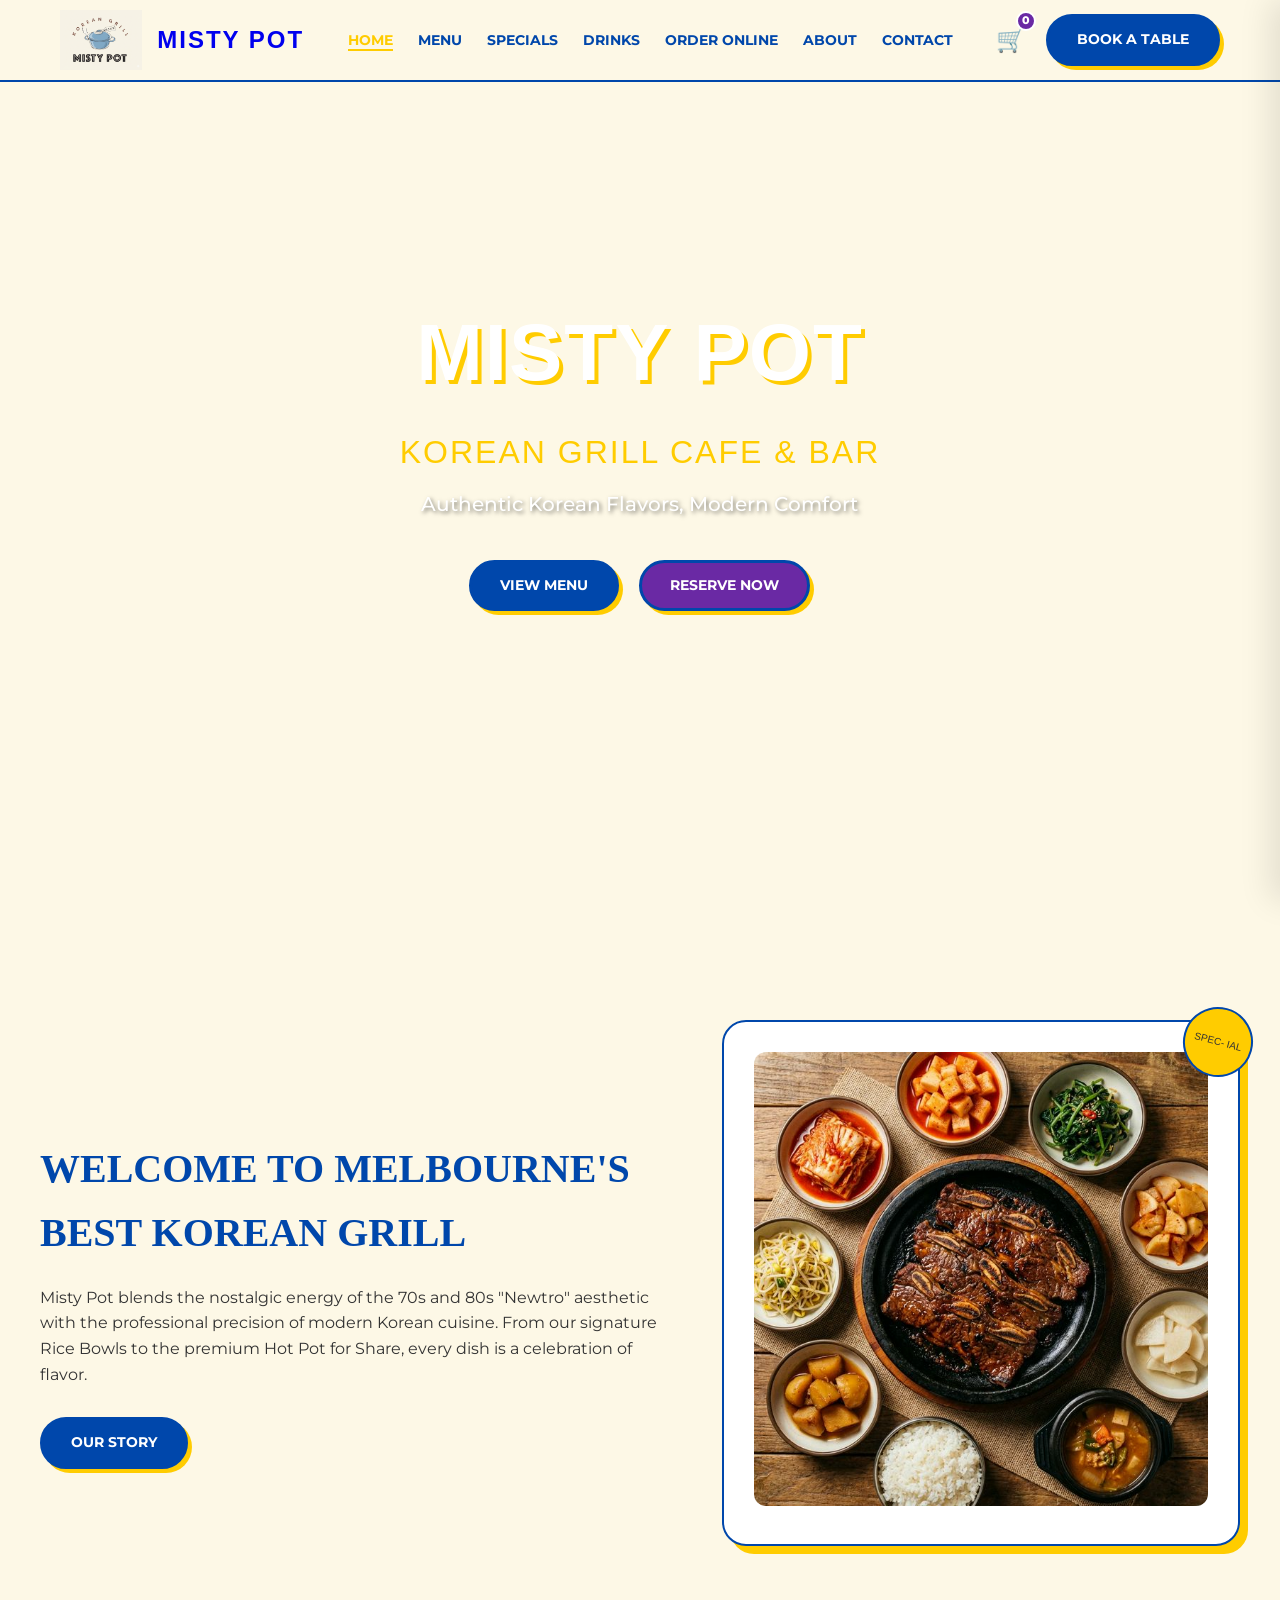
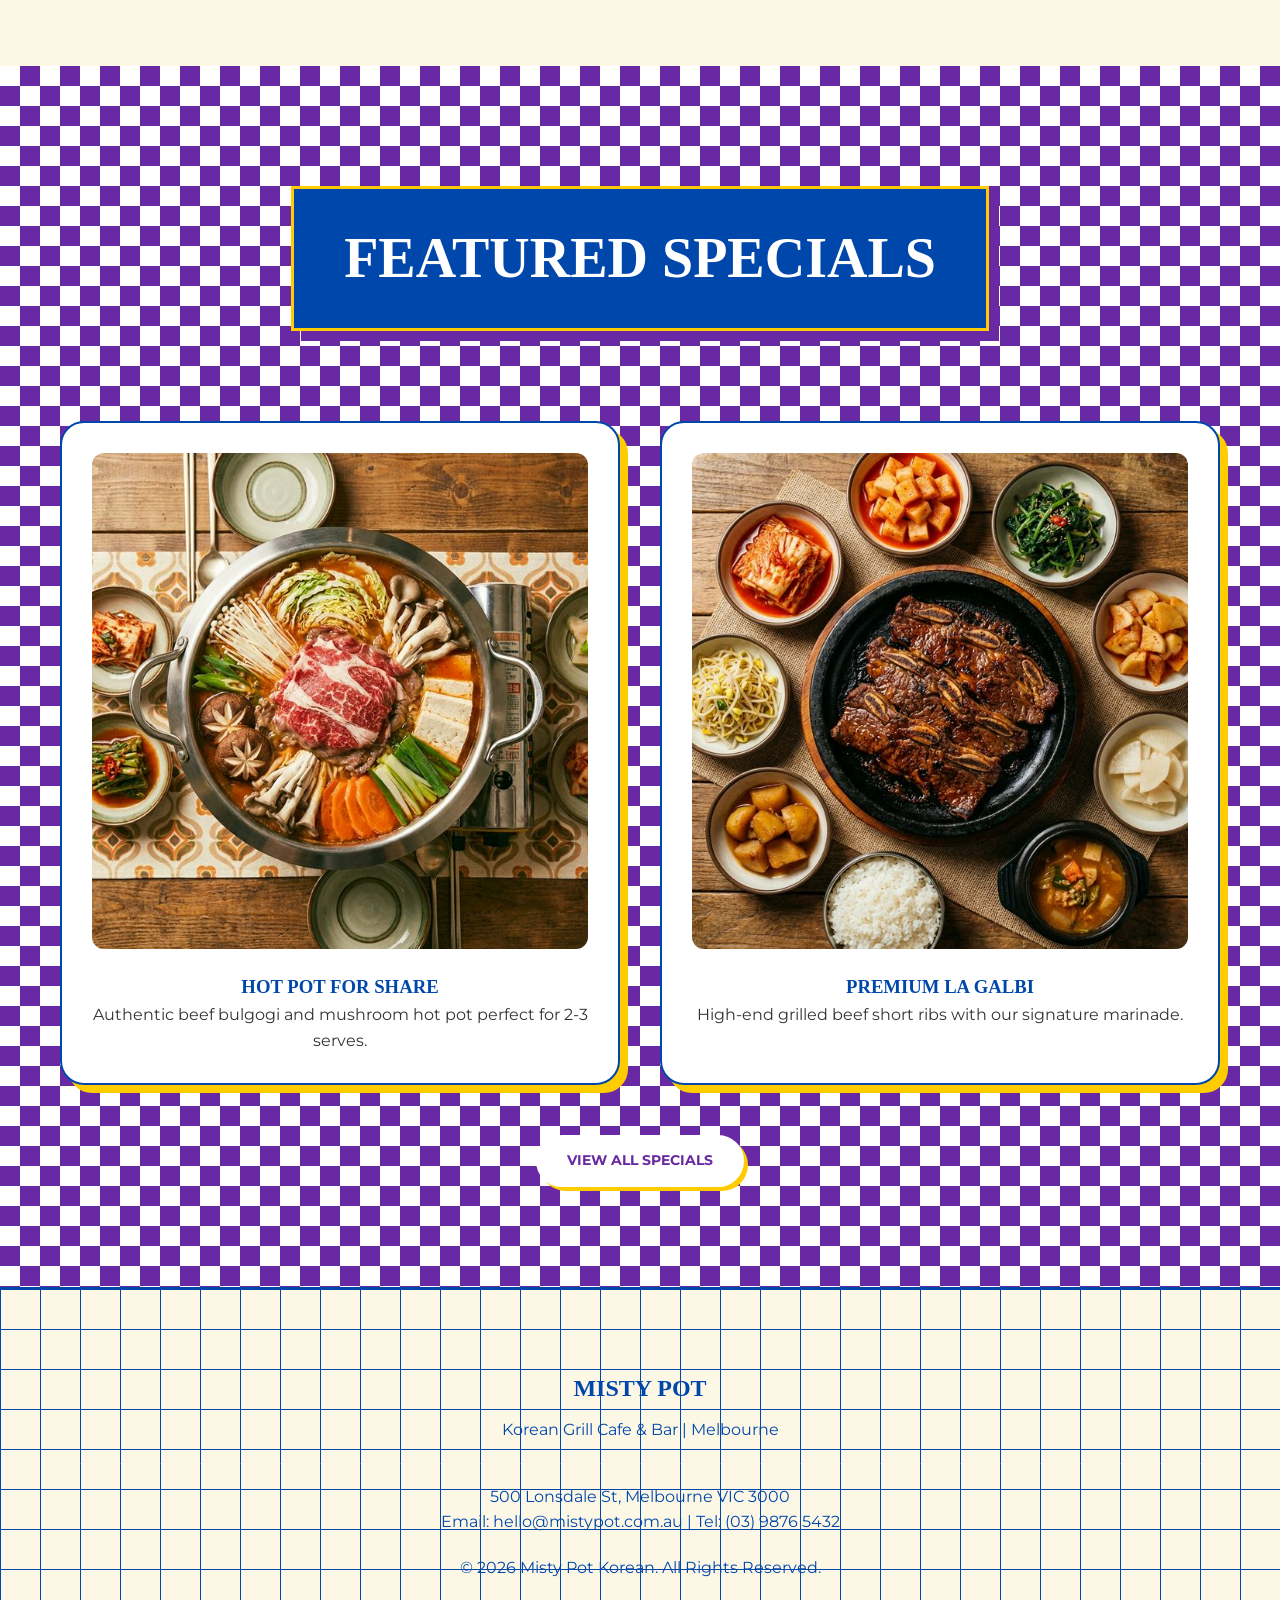
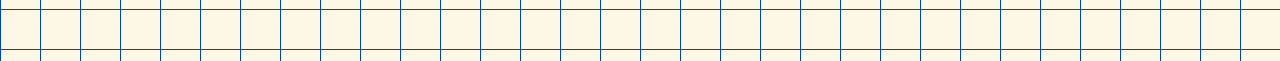
<file: index.html>
<!DOCTYPE html>
<html lang="en">

<head>
    <meta charset="UTF-8">
    <meta name="viewport" content="width=device-width, initial-scale=1.0">
    <title>Misty Pot Korean Grill Cafe & Bar | Home</title>
    <link rel="stylesheet" href="style.css">
    <link rel="preconnect" href="https://fonts.googleapis.com">
    <link rel="preconnect" href="https://fonts.gstatic.com" crossorigin>
    <link href="https://fonts.googleapis.com/css2?family=Montserrat:wght@400;500;600;700&display=swap" rel="stylesheet">
</head>

<body>

    <!-- Shared Header -->
    <nav class="sticky-nav">
        <div class="container nav-container">
            <a href="index.html" class="logo-link">
                <img src="assets/logo.png" alt="Misty Pot Logo" class="logo-img">
                <span class="brand-font" style="font-size: 1.5rem;">Misty Pot</span>
            </a>
            <ul class="nav-links">
                <li><a href="index.html">Home</a></li>
                <li><a href="menu.html">Menu</a></li>
                <li><a href="specials.html">Specials</a></li>
                <li><a href="drinks.html">Drinks</a></li>
                <li><a href="order.html">Order Online</a></li>
                <li><a href="about.html">About</a></li>
                <li><a href="contact.html">Contact</a></li>
            </ul>
            <div class="nav-actions">
                <div id="cart-icon" class="cart-trigger">
                    <span class="cart-count">0</span>
                    🛒
                </div>
                <a href="contact.html" class="btn btn-book">Book a Table</a>
                <div class="mobile-menu-toggle" id="mobile-menu-btn">
                    <span></span>
                    <span></span>
                    <span></span>
                </div>
            </div>
        </div>
    </nav>

    <!-- Home Hero Section -->
    <section class="hero-full">
        <div class="container hero-content-v3">
            <h1 class="brand-font offset-shadow" style="font-size: 5rem; color: white;">Misty Pot</h1>
            <p class="arch-text-modern">Korean Grill Cafe & Bar</p>
            <p class="hero-tagline">Authentic Korean Flavors, Modern Comfort</p>
            <div class="hero-cta-group">
                <a href="menu.html" class="btn btn-book">View Menu</a>
                <a href="contact.html" class="btn btn-secondary">Reserve Now</a>
            </div>
        </div>
    </section>

    <!-- Welcome Overview -->
    <main class="container page-section">
        <div class="modern-intro-grid">
            <div class="intro-text">
                <h2 class="retro-font" style="font-size: 2.5rem; margin-bottom: 20px;">Welcome to Melbourne's Best
                    Korean Grill</h2>
                <p>Misty Pot blends the nostalgic energy of the 70s and 80s "Newtro" aesthetic with the professional
                    precision of modern Korean cuisine. From our signature Rice Bowls to the premium Hot Pot for Share,
                    every dish is a celebration of flavor.</p>
                <div style="margin-top: 30px;">
                    <a href="about.html" class="btn btn-book">Our Story</a>
                </div>
            </div>
            <div class="intro-image card">
                <img src="assets/la_galbi.png" alt="Special Dish" style="width: 100%; border-radius: 12px;">
                <div class="badge-retro">SPEC- IAL</div>
            </div>
        </div>
    </main>

    <!-- Featured Section -->
    <section class="checker-pattern-purple" style="padding: 100px 0;">
        <div class="container" style="text-align: center;">
            <div class="title-block-retro">
                <h2 class="retro-font">Featured Specials</h2>
            </div>
            <div class="menu-grid">
                <div class="card">
                    <img src="assets/hot_pot.png" alt="Hot Pot"
                        style="width: 100%; margin-bottom: 15px; border-radius: 12px;">
                    <h3>Hot Pot for Share</h3>
                    <p>Authentic beef bulgogi and mushroom hot pot perfect for 2-3 serves.</p>
                </div>
                <div class="card">
                    <img src="assets/la_galbi.png" alt="LA Galbi"
                        style="width: 100%; margin-bottom: 15px; border-radius: 12px;">
                    <h3>Premium LA Galbi</h3>
                    <p>High-end grilled beef short ribs with our signature marinade.</p>
                </div>
            </div>
            <div style="text-align: center; margin-top: 50px;">
                <a href="specials.html" class="btn btn-book"
                    style="background: white; color: var(--accent-purple); border-color: white;">View All Specials</a>
            </div>
        </div>
    </section>

    <!-- Global Cart Sidebar -->
    <div id="cart-sidebar" class="cart-sidebar">
        <div class="cart-header">
            <h2 class="retro-font">Your Order</h2>
            <button id="close-cart" class="close-btn">&times;</button>
        </div>
        <div id="cart-items" class="cart-items-container">
            <p style="text-align: center; padding: 20px;">Your cart is empty.</p>
        </div>
        <div class="cart-footer">
            <div class="cart-total">
                <span>Total:</span>
                <span id="cart-total-amount">$0.00</span>
            </div>
            <button class="btn btn-secondary checkout-btn" style="width: 100%;">Proceed to Checkout</button>
        </div>
    </div>

    <!-- Shared Footer -->
    <footer class="grid-pattern-blue">
        <div class="container">
            <h2 class="retro-font">Misty Pot</h2>
            <p>Korean Grill Cafe & Bar | Melbourne</p>
            <div style="margin: 20px 0; border-top: 1px solid rgba(255,255,255,0.2); padding-top: 20px;">
                <p>500 Lonsdale St, Melbourne VIC 3000</p>
                <p>Email: hello@mistypot.com.au | Tel: (03) 9876 5432</p>
            </div>
            <p class="copyright">&copy; 2026 Misty Pot Korean. All Rights Reserved.</p>
        </div>
    </footer>

    <script src="script.js"></script>
</body>

</html>
</file>
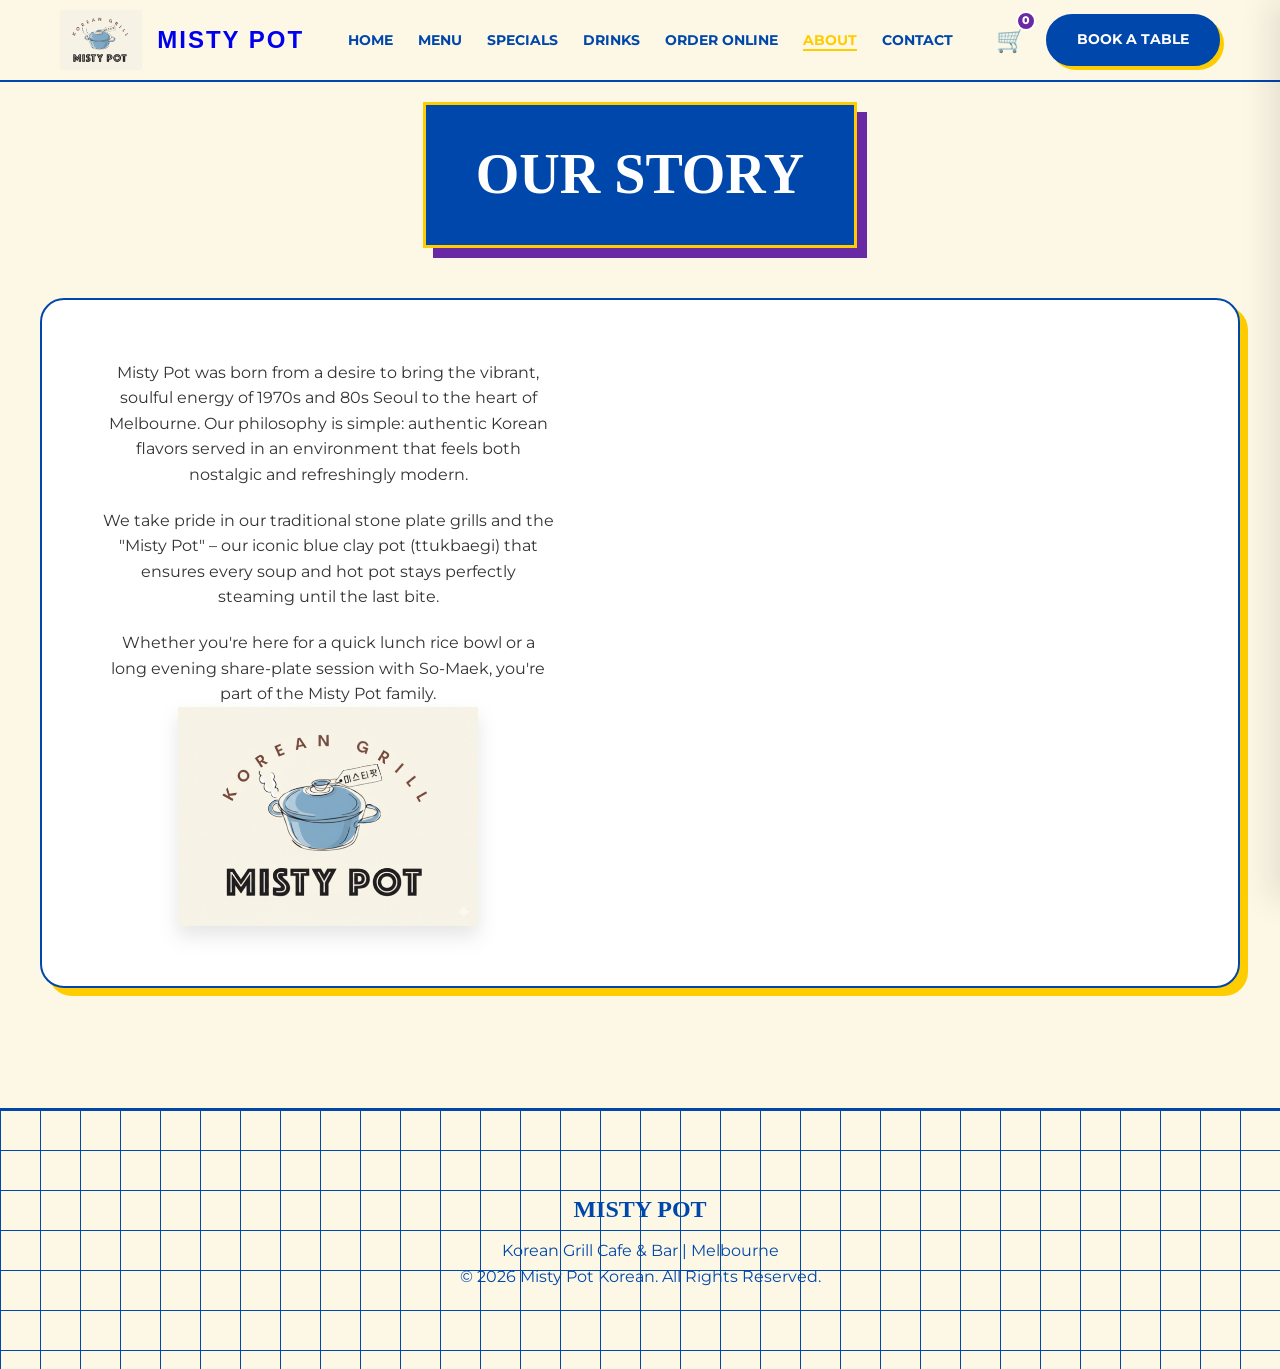
<file: about.html>
<!DOCTYPE html>
<html lang="en">

<head>
    <meta charset="UTF-8">
    <meta name="viewport" content="width=device-width, initial-scale=1.0">
    <title>About Us | Misty Pot Korean Grill</title>
    <link rel="stylesheet" href="style.css">
    <link rel="preconnect" href="https://fonts.googleapis.com">
    <link rel="preconnect" href="https://fonts.gstatic.com" crossorigin>
    <link href="https://fonts.googleapis.com/css2?family=Montserrat:wght@400;500;600;700&display=swap" rel="stylesheet">
</head>

<body>

    <!-- Shared Header -->
    <nav class="sticky-nav">
        <div class="container nav-container">
            <a href="index.html" class="logo-link">
                <img src="assets/logo.png" alt="Misty Pot Logo" class="logo-img">
                <span class="brand-font" style="font-size: 1.5rem;">Misty Pot</span>
            </a>
            <ul class="nav-links">
                <li><a href="index.html">Home</a></li>
                <li><a href="menu.html">Menu</a></li>
                <li><a href="specials.html">Specials</a></li>
                <li><a href="drinks.html">Drinks</a></li>
                <li><a href="order.html">Order Online</a></li>
                <li><a href="about.html">About</a></li>
                <li><a href="contact.html">Contact</a></li>
            </ul>
            <div class="nav-actions">
                <div id="cart-icon" class="cart-trigger">
                    <span class="cart-count">0</span>
                    🛒
                </div>
                <a href="contact.html" class="btn btn-book">Book a Table</a>
                <div class="mobile-menu-toggle" id="mobile-menu-btn">
                    <span></span>
                    <span></span>
                    <span></span>
                </div>
            </div>
        </div>
    </nav>

    <main class="page-section container flush-nav" style="text-align: center;">
        <div class="title-block-retro">
            <h1 class="retro-font">Our Story</h1>
        </div>
        <div class="about-container card" style="padding: 60px; margin-bottom: 40px;">
            <div class="about-grid">
                <div class="about-text">
                    <div class="about-text">
                        <p>Misty Pot was born from a desire to bring the vibrant, soulful energy of 1970s and 80s Seoul
                            to
                            the heart of Melbourne. Our philosophy is simple: authentic Korean flavors served in an
                            environment that feels both nostalgic and refreshingly modern.</p>
                        <p style="margin-top: 20px;">We take pride in our traditional stone plate grills and the "Misty
                            Pot"
                            – our iconic blue clay pot (ttukbaegi) that ensures every soup and hot pot stays perfectly
                            steaming until the last bite.</p>
                        <p style="margin-top: 20px;">Whether you're here for a quick lunch rice bowl or a long evening
                            share-plate session with So-Maek, you're part of the Misty Pot family.</p>
                    </div>
                    <div class="about-visual">
                        <img src="assets/logo.png" alt="Misty Pot Logo"
                            style="width: 100%; max-width: 300px; display: block; margin: 0 auto; filter: drop-shadow(0 10px 10px rgba(0,0,0,0.1));">
                    </div>
                </div>
            </div>
    </main>

    <!-- Global Cart Sidebar -->
    <div id="cart-sidebar" class="cart-sidebar">
        <div class="cart-header">
            <h2 class="retro-font">Your Order</h2>
            <button id="close-cart" class="close-btn">&times;</button>
        </div>
        <div id="cart-items" class="cart-items-container">
            <p style="text-align: center; padding: 20px;">Your cart is empty.</p>
        </div>
        <div class="cart-footer">
            <div class="cart-total">
                <span>Total:</span>
                <span id="cart-total-amount">$0.00</span>
            </div>
            <button class="btn btn-secondary checkout-btn" style="width: 100%;">Proceed to Checkout</button>
        </div>
    </div>

    <!-- Shared Footer -->
    <footer class="grid-pattern-blue">
        <div class="container">
            <h2 class="retro-font">Misty Pot</h2>
            <p>Korean Grill Cafe & Bar | Melbourne</p>
            <p class="copyright">&copy; 2026 Misty Pot Korean. All Rights Reserved.</p>
        </div>
    </footer>

    <script src="script.js"></script>
</body>

</html>
</file>
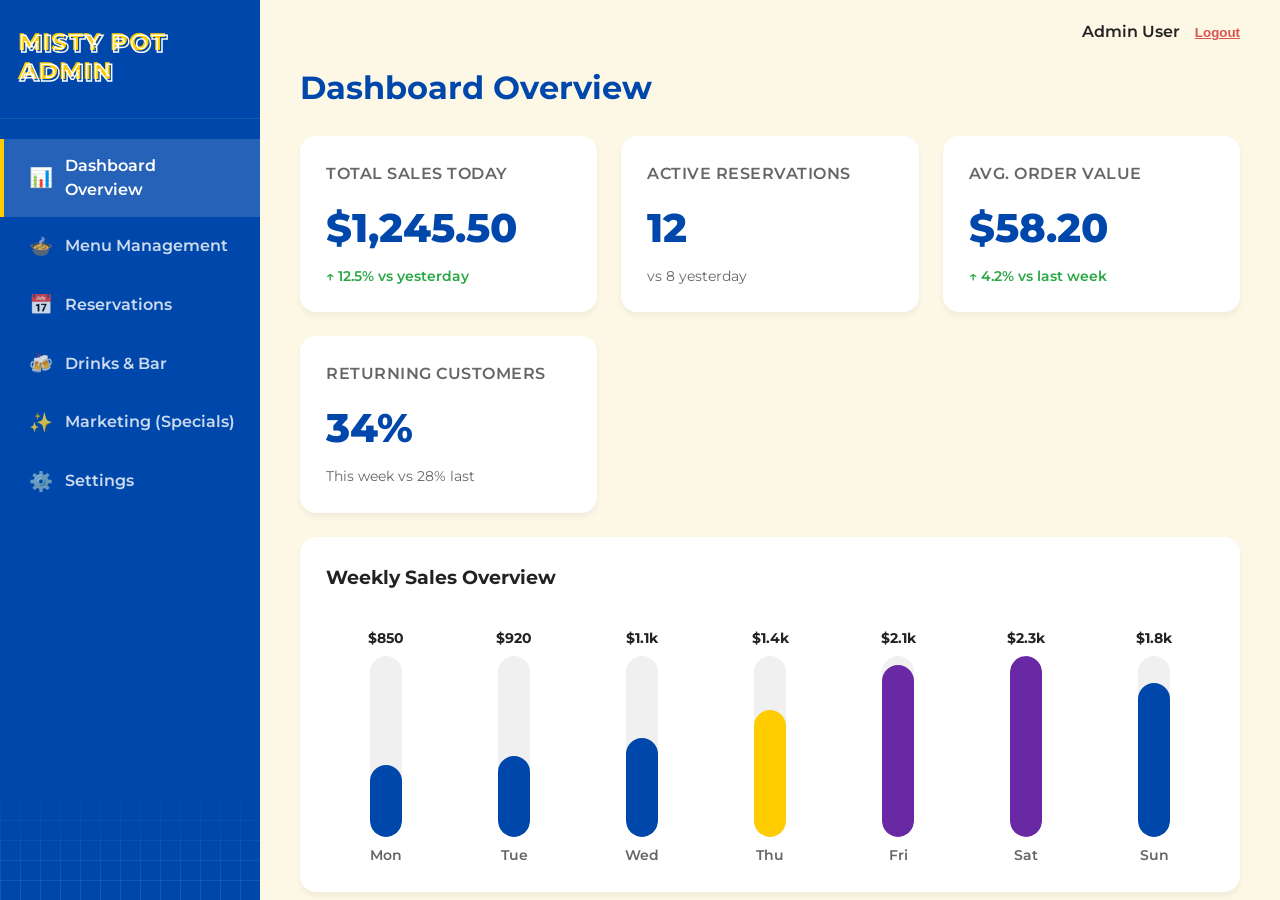
<file: admin.html>
<!DOCTYPE html>
<html lang="en">

<head>
    <meta charset="UTF-8">
    <meta name="viewport" content="width=device-width, initial-scale=1.0">
    <title>Misty Pot Admin Dashboard</title>
    <!-- Fonts: Metropolis (fallback to similar geometric sans-serif) and Montserrat for data -->
    <link rel="preconnect" href="https://fonts.googleapis.com">
    <link rel="preconnect" href="https://fonts.gstatic.com" crossorigin>
    <link href="https://fonts.googleapis.com/css2?family=Montserrat:wght@400;500;600;700;800&display=swap"
        rel="stylesheet">
    <link rel="stylesheet" href="admin.css">
</head>

<body>
    <div class="admin-layout">
        <!-- Sidebar Navigation -->
        <aside class="sidebar">
            <div class="brand">
                <h1 class="brand-title" data-text="MISTY POT ADMIN">MISTY POT ADMIN</h1>
            </div>
            <nav class="sidebar-nav">
                <a href="#overview" class="nav-link active" data-target="overview">
                    <span class="icon">📊</span> Dashboard Overview
                </a>
                <a href="#menu" class="nav-link" data-target="menu">
                    <span class="icon">🍲</span> Menu Management
                </a>
                <a href="#reservations" class="nav-link" data-target="reservations">
                    <span class="icon">📅</span> Reservations
                </a>
                <a href="#drinks" class="nav-link" data-target="drinks">
                    <span class="icon">🍻</span> Drinks & Bar
                </a>
                <a href="#specials" class="nav-link" data-target="specials">
                    <span class="icon">✨</span> Marketing (Specials)
                </a>
                <a href="#settings" class="nav-link" data-target="settings">
                    <span class="icon">⚙️</span> Settings
                </a>
            </nav>
            <div class="sidebar-footer-grid"></div>
        </aside>

        <!-- Main Content Area -->
        <main class="main-content">
            <header class="topbar">
                <div class="mobile-admin-toggle" id="admin-menu-btn">
                    <span></span>
                    <span></span>
                    <span></span>
                </div>
                <div class="user-profile">
                    <span>Admin User</span>
                    <button class="btn-logout">Logout</button>
                </div>
            </header>

            <div class="modules-container">
                <!-- Dashboard Overview Module -->
                <section id="overview" class="module active">
                    <h2>Dashboard Overview</h2>
                    <div class="card-grid">
                        <div class="card summary-card">
                            <h3>Total Sales Today</h3>
                            <p class="data-large">$1,245.50</p>
                            <p class="text-small mt-2 trend-up">↑ 12.5% vs yesterday</p>
                        </div>
                        <div class="card summary-card">
                            <h3>Active Reservations</h3>
                            <p class="data-large">12</p>
                            <p class="text-small mt-2 text-muted">vs 8 yesterday</p>
                        </div>
                        <div class="card summary-card">
                            <h3>Avg. Order Value</h3>
                            <p class="data-large">$58.20</p>
                            <p class="text-small mt-2 trend-up">↑ 4.2% vs last week</p>
                        </div>
                        <div class="card summary-card">
                            <h3>Returning Customers</h3>
                            <p class="data-large">34%</p>
                            <p class="text-small mt-2 text-muted">This week vs 28% last</p>
                        </div>
                    </div>

                    <div class="card full-width mt-4">
                        <h3>Weekly Sales Overview</h3>
                        <div class="v-barchart-container mt-4">
                            <!-- Vertical CSS Bar chart -->
                            <div class="v-bar-group">
                                <span class="v-bar-value">$850</span>
                                <div class="v-bar-track">
                                    <div class="v-bar fill-blue" style="height: 40%;"></div>
                                </div>
                                <span class="v-bar-label">Mon</span>
                            </div>
                            <div class="v-bar-group">
                                <span class="v-bar-value">$920</span>
                                <div class="v-bar-track">
                                    <div class="v-bar fill-blue" style="height: 45%;"></div>
                                </div>
                                <span class="v-bar-label">Tue</span>
                            </div>
                            <div class="v-bar-group">
                                <span class="v-bar-value">$1.1k</span>
                                <div class="v-bar-track">
                                    <div class="v-bar fill-blue" style="height: 55%;"></div>
                                </div>
                                <span class="v-bar-label">Wed</span>
                            </div>
                            <div class="v-bar-group">
                                <span class="v-bar-value">$1.4k</span>
                                <div class="v-bar-track">
                                    <div class="v-bar fill-yellow" style="height: 70%;"></div>
                                </div>
                                <span class="v-bar-label">Thu</span>
                            </div>
                            <div class="v-bar-group">
                                <span class="v-bar-value">$2.1k</span>
                                <div class="v-bar-track">
                                    <div class="v-bar fill-purple" style="height: 95%;"></div>
                                </div>
                                <span class="v-bar-label">Fri</span>
                            </div>
                            <div class="v-bar-group">
                                <span class="v-bar-value">$2.3k</span>
                                <div class="v-bar-track">
                                    <div class="v-bar fill-purple" style="height: 100%;"></div>
                                </div>
                                <span class="v-bar-label">Sat</span>
                            </div>
                            <div class="v-bar-group">
                                <span class="v-bar-value">$1.8k</span>
                                <div class="v-bar-track">
                                    <div class="v-bar fill-blue" style="height: 85%;"></div>
                                </div>
                                <span class="v-bar-label">Sun</span>
                            </div>
                        </div>
                    </div>

                    <div class="card full-width mt-4">
                        <h3>Top Selling Dishes</h3>
                        <div class="barchart-container">
                            <!-- CSS Bar chart -->
                            <div class="bar-group">
                                <span class="bar-label">LA Galbi Set</span>
                                <div class="bar-track">
                                    <div class="bar fill-blue" style="width: 85%;"></div>
                                </div>
                                <span class="bar-value">85</span>
                            </div>
                            <div class="bar-group">
                                <span class="bar-label">Tteokbokki</span>
                                <div class="bar-track">
                                    <div class="bar fill-yellow" style="width: 60%;"></div>
                                </div>
                                <span class="bar-value">60</span>
                            </div>
                            <div class="bar-group">
                                <span class="bar-label">Fried Chicken</span>
                                <div class="bar-track">
                                    <div class="bar fill-purple" style="width: 45%;"></div>
                                </div>
                                <span class="bar-value">45</span>
                            </div>
                        </div>
                    </div>
                </section>

                <!-- Menu Management Suite -->
                <section id="menu" class="module">
                    <div class="module-header">
                        <h2>Menu Management</h2>
                        <button class="btn btn-add">Add New Item</button>
                    </div>

                    <div class="menu-filters">
                        <select class="form-select">
                            <option value="all">All Categories</option>
                            <option value="rice-bowls">Rice Bowls</option>
                            <option value="chicken">Fried Chicken</option>
                        </select>
                    </div>

                    <div class="card full-width list-view">
                        <!-- Example Item -->
                        <div class="list-item">
                            <div class="item-visuals">
                                <div class="image-dropzone">
                                    <span class="drop-text">Drop img</span>
                                </div>
                            </div>
                            <div class="item-details">
                                <div class="input-group">
                                    <input type="text" class="form-input text-bold" value="LA Galbi"
                                        placeholder="English Title">
                                    <input type="text" class="form-input" value="LA 갈비" placeholder="Korean Title">
                                </div>
                                <input type="text" class="form-input w-full mt-2" value="Premium beef short ribs"
                                    placeholder="Description">
                            </div>
                            <div class="item-meta">
                                <div class="price-input">
                                    <span>$</span>
                                    <input type="number" step="0.5" class="form-input w-small" value="42.0">
                                </div>
                                <div class="dietary-flags mt-2">
                                    <label><input type="checkbox"> 🌶️</label>
                                    <label><input type="checkbox"> 🌱</label>
                                </div>
                            </div>
                            <div class="item-actions">
                                <label class="toggle-switch">
                                    <input type="checkbox" checked>
                                    <span class="slider"></span>
                                    <span class="toggle-label">In Stock</span>
                                </label>
                                <button class="btn btn-danger btn-sm mt-2">Delete</button>
                            </div>
                        </div>
                    </div>
                </section>

                <!-- Reservations Tracker -->
                <section id="reservations" class="module">
                    <h2>Live Reservations</h2>
                    <div class="card full-width mt-4">
                        <table class="data-table">
                            <thead>
                                <tr>
                                    <th>Time</th>
                                    <th>Name</th>
                                    <th>Party Size</th>
                                    <th>Special Requests</th>
                                    <th>Status</th>
                                    <th>Action</th>
                                </tr>
                            </thead>
                            <tbody>
                                <tr>
                                    <td>18:30</td>
                                    <td>Jane Doe</td>
                                    <td><span class="badge share-badge">4 (For Share)</span></td>
                                    <td>Allergies: No Sesame</td>
                                    <td><span class="status-badge pending">Pending</span></td>
                                    <td>
                                        <button class="btn btn-sm btn-primary">Confirm</button>
                                    </td>
                                </tr>
                                <tr>
                                    <td>19:00</td>
                                    <td>John Smith</td>
                                    <td>2</td>
                                    <td>-</td>
                                    <td><span class="status-badge confirmed">Confirmed</span></td>
                                    <td>
                                        <button class="btn btn-sm btn-outline">Edit</button>
                                    </td>
                                </tr>
                                <tr>
                                    <td>19:15</td>
                                    <td>Alice Kim</td>
                                    <td><span class="badge share-badge">3 (For Share)</span></td>
                                    <td>Window seat if possible</td>
                                    <td><span class="status-badge seated">Seated</span></td>
                                    <td>
                                        <button class="btn btn-sm btn-outline">Check-out</button>
                                    </td>
                                </tr>
                            </tbody>
                        </table>
                    </div>
                </section>

                <!-- Drinks & Bar -->
                <section id="drinks" class="module">
                    <h2>Drinks & Bar</h2>
                    <p class="text-muted">Manage drinks, tap beers, and soju inventory.</p>
                </section>

                <!-- Marketing (Specials) -->
                <section id="specials" class="module">
                    <div class="checkerboard-header">
                        <h2>Marketing & Specials Hub</h2>
                    </div>

                    <div class="card-grid mt-4">
                        <div class="card">
                            <h3>Featured Dish of the Week</h3>
                            <div class="form-group mt-3">
                                <label>Select Dish for Homepage Hero</label>
                                <select class="form-select w-full mt-2">
                                    <option value="la-galbi">LA Galbi Set</option>
                                    <option value="fried-chicken" selected>Korean Fried Chicken</option>
                                    <option value="kimchi-stew">Kimchi Jjigae</option>
                                </select>
                            </div>
                            <button class="btn btn-primary mt-3 btn-purple">Update Hero Banner</button>
                        </div>

                        <div class="card">
                            <h3>Set Menu Management</h3>
                            <div class="form-group mt-3">
                                <h4>SO-MAEK Set</h4>
                                <div class="price-input mt-2">
                                    <span>$</span><input type="number" step="0.5" class="form-input" value="29.5">
                                </div>
                            </div>
                            <button class="btn btn-primary mt-3 btn-purple">Save Set Pricing</button>
                        </div>
                    </div>
                </section>

                <!-- Settings -->
                <section id="settings" class="module">
                    <h2>Settings</h2>

                    <div class="card mt-4">
                        <h3>Secret Menu Features</h3>
                        <p class="text-muted">Toggle specific Easter eggs on the live site.</p>

                        <div class="toggle-row mt-4">
                            <div>
                                <h4>Tteokbokki Hidden Badge</h4>
                                <p class="text-small">Show a secret badge for Tteokbokki on the menu page.</p>
                            </div>
                            <label class="toggle-switch lg">
                                <input type="checkbox" id="hidden-menu-toggle">
                                <span class="slider"></span>
                            </label>
                        </div>
                    </div>
                </section>
            </div>
        </main>
    </div>

    <script src="admin.js"></script>
</body>

</html>
</file>
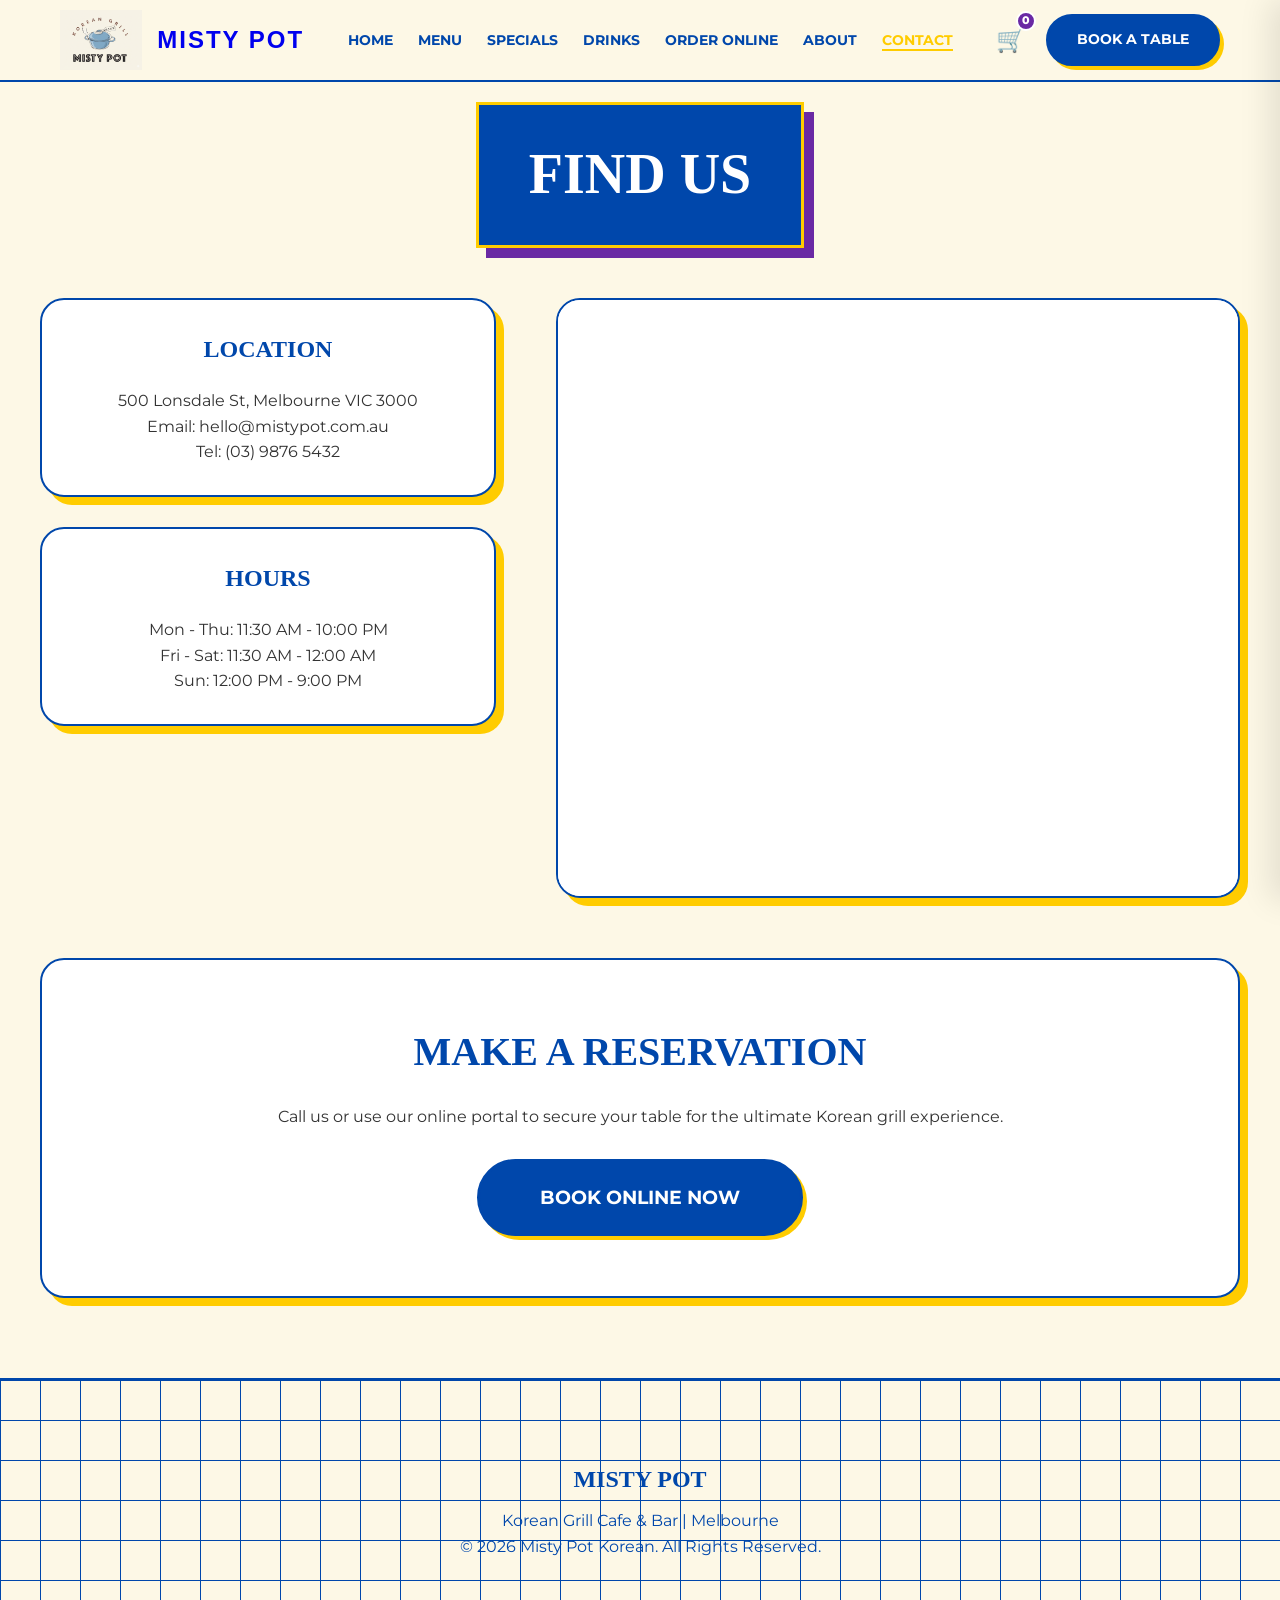
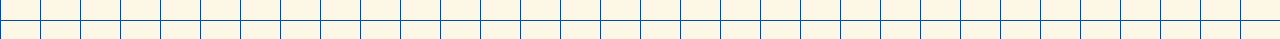
<file: contact.html>
<!DOCTYPE html>
<html lang="en">

<head>
    <meta charset="UTF-8">
    <meta name="viewport" content="width=device-width, initial-scale=1.0">
    <title>Contact & Reservations | Misty Pot Korean Grill</title>
    <link rel="stylesheet" href="style.css">
    <link rel="preconnect" href="https://fonts.googleapis.com">
    <link rel="preconnect" href="https://fonts.gstatic.com" crossorigin>
    <link href="https://fonts.googleapis.com/css2?family=Montserrat:wght@400;500;600;700&display=swap" rel="stylesheet">
</head>

<body>

    <!-- Shared Header -->
    <nav class="sticky-nav">
        <div class="container nav-container">
            <a href="index.html" class="logo-link">
                <img src="assets/logo.png" alt="Misty Pot Logo" class="logo-img">
                <span class="brand-font" style="font-size: 1.5rem;">Misty Pot</span>
            </a>
            <ul class="nav-links">
                <li><a href="index.html">Home</a></li>
                <li><a href="menu.html">Menu</a></li>
                <li><a href="specials.html">Specials</a></li>
                <li><a href="drinks.html">Drinks</a></li>
                <li><a href="order.html">Order Online</a></li>
                <li><a href="about.html">About</a></li>
                <li><a href="contact.html">Contact</a></li>
            </ul>
            <div class="nav-actions">
                <div id="cart-icon" class="cart-trigger">
                    <span class="cart-count">0</span>
                    🛒
                </div>
                <a href="contact.html" class="btn btn-book">Book a Table</a>
                <div class="mobile-menu-toggle" id="mobile-menu-btn">
                    <span></span>
                    <span></span>
                    <span></span>
                </div>
            </div>
        </div>
    </nav>

    <main class="page-section container flush-nav" style="text-align: center;">
        <div class="title-block-retro">
            <h1 class="retro-font">Find Us</h1>
        </div>

        <div class="contact-grid">

            <div class="contact-info-panel">
                <div class="card" style="margin-bottom: 30px;">
                    <h2 class="retro-font" style="margin-bottom: 20px;">Location</h2>
                    <p>500 Lonsdale St, Melbourne VIC 3000</p>
                    <p>Email: hello@mistypot.com.au</p>
                    <p>Tel: (03) 9876 5432</p>
                </div>

                <div class="card">
                    <h2 class="retro-font" style="margin-bottom: 20px;">Hours</h2>
                    <ul style="list-style: none;">
                        <li>Mon - Thu: 11:30 AM - 10:00 PM</li>
                        <li>Fri - Sat: 11:30 AM - 12:00 AM</li>
                        <li>Sun: 12:00 PM - 9:00 PM</li>
                    </ul>
                </div>
            </div>

            <div class="card map-panel" style="padding: 0; overflow: hidden; height: 100%;">
                <div id="map-mock"
                    style="width: 100%; height: 100%; background: var(--white); display: flex; align-items: center; justify-content: center; flex-direction: column;"
                    class="grid-pattern-blue">
                    <iframe
                        src="https://www.google.com/maps/embed?pb=!1m14!1m8!1m3!1d12609.27461802045!2d144.9428946!3d-37.8060045!3m2!1i1024!2i768!4f13.1!3m3!1m2!1s0x6ad643fe614ba8cd%3A0x68528843b5e9ad!2sMisty%20Pot%20Korean%20Grill%20Bar%20%26%20Cafe!5e0!3m2!1sen!2sau!4v1772089254110!5m2!1sen!2sau"
                        width="600" height="450" style="border:0;" allowfullscreen="" loading="lazy"
                        referrerpolicy="no-referrer-when-downgrade"></iframe>
                </div>
            </div>

        </div>

        <div class="card reservation-card">
            <h2 class="retro-font">Make a Reservation</h2>
            <p style="margin-bottom: 30px;">Call us or use our online portal to secure your table for the ultimate
                Korean grill experience.</p>
            <a href="#" class="btn btn-book reservation-btn">Book Online Now</a>
        </div>

    </main>

    <!-- Global Cart Sidebar -->
    <div id="cart-sidebar" class="cart-sidebar">
        <div class="cart-header">
            <h2 class="retro-font">Your Order</h2>
            <button id="close-cart" class="close-btn">&times;</button>
        </div>
        <div id="cart-items" class="cart-items-container">
            <p style="text-align: center; padding: 20px;">Your cart is empty.</p>
        </div>
        <div class="cart-footer">
            <div class="cart-total">
                <span>Total:</span>
                <span id="cart-total-amount">$0.00</span>
            </div>
            <button class="btn btn-secondary checkout-btn" style="width: 100%;">Proceed to Checkout</button>
        </div>
    </div>

    <!-- Shared Footer -->
    <footer class="grid-pattern-blue">
        <div class="container">
            <h2 class="retro-font">Misty Pot</h2>
            <p>Korean Grill Cafe & Bar | Melbourne</p>
            <p class="copyright">&copy; 2026 Misty Pot Korean. All Rights Reserved.</p>
        </div>
    </footer>

    <script src="script.js"></script>
</body>

</html>
</file>
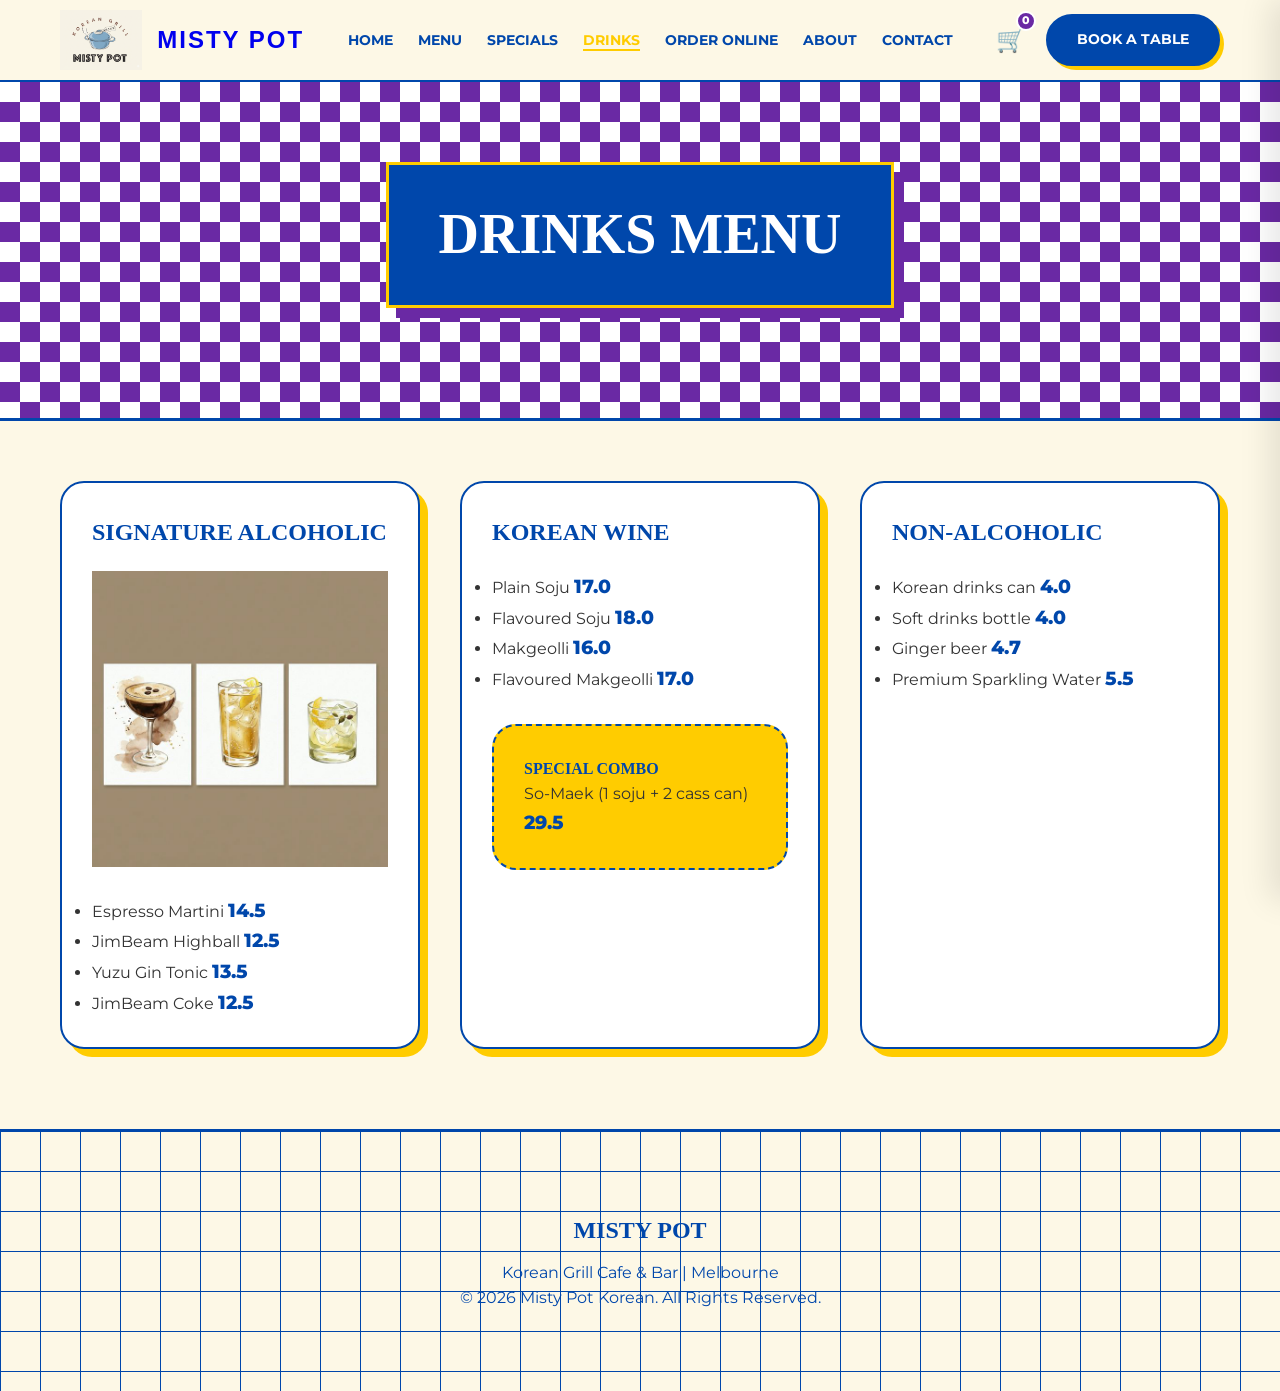
<file: drinks.html>
<!DOCTYPE html>
<html lang="en">

<head>
    <meta charset="UTF-8">
    <meta name="viewport" content="width=device-width, initial-scale=1.0">
    <title>Drinks Menu | Misty Pot Korean Grill</title>
    <link rel="stylesheet" href="style.css">
    <link rel="preconnect" href="https://fonts.googleapis.com">
    <link rel="preconnect" href="https://fonts.gstatic.com" crossorigin>
    <link href="https://fonts.googleapis.com/css2?family=Montserrat:wght@400;500;600;700&display=swap" rel="stylesheet">
</head>

<body>

    <!-- Shared Header -->
    <nav class="sticky-nav">
        <div class="container nav-container">
            <a href="index.html" class="logo-link">
                <img src="assets/logo.png" alt="Misty Pot Logo" class="logo-img">
                <span class="brand-font" style="font-size: 1.5rem;">Misty Pot</span>
            </a>
            <ul class="nav-links">
                <li><a href="index.html">Home</a></li>
                <li><a href="menu.html">Menu</a></li>
                <li><a href="specials.html">Specials</a></li>
                <li><a href="drinks.html">Drinks</a></li>
                <li><a href="order.html">Order Online</a></li>
                <li><a href="about.html">About</a></li>
                <li><a href="contact.html">Contact</a></li>
            </ul>
            <div class="nav-actions">
                <div id="cart-icon" class="cart-trigger">
                    <span class="cart-count">0</span>
                    🛒
                </div>
                <a href="contact.html" class="btn btn-book">Book a Table</a>
                <div class="mobile-menu-toggle" id="mobile-menu-btn">
                    <span></span>
                    <span></span>
                    <span></span>
                </div>
            </div>
        </div>
    </nav>

    <main class="page-section flush-nav">
        <div class="checker-pattern-purple"
            style="padding: 60px 0; border-bottom: 3px solid var(--primary-blue); margin-bottom: 60px;">
            <div class="container" style="text-align: center;">
                <div class="title-block-retro">
                    <h1 class="retro-font">Drinks Menu</h1>
                </div>
            </div>
        </div>

        <div class="container">
            <div class="menu-grid">

                <!-- Signature Alcoholic -->
                <section class="card">
                    <h2 class="retro-font" style="margin-bottom: 20px;">Signature Alcoholic</h2>
                    <img src="assets/cocktails.png" alt="Cocktails" style="width: 100%; margin-bottom: 20px;">
                    <ul class="drink-list-modern">
                        <li><span>Espresso Martini</span> <span class="price-tag">14.5</span></li>
                        <li><span>JimBeam Highball</span> <span class="price-tag">12.5</span></li>
                        <li><span>Yuzu Gin Tonic</span> <span class="price-tag">13.5</span></li>
                        <li><span>JimBeam Coke</span> <span class="price-tag">12.5</span></li>
                    </ul>
                </section>

                <!-- Korean Wine -->
                <section class="card">
                    <h2 class="retro-font" style="margin-bottom: 20px;">Korean Wine</h2>
                    <ul class="drink-list-modern">
                        <li><span>Plain Soju</span> <span class="price-tag">17.0</span></li>
                        <li><span>Flavoured Soju</span> <span class="price-tag">18.0</span></li>
                        <li><span>Makgeolli</span> <span class="price-tag">16.0</span></li>
                        <li><span>Flavoured Makgeolli</span> <span class="price-tag">17.0</span></li>
                    </ul>
                    <div class="card"
                        style="margin-top: 30px; background: var(--accent-yellow); box-shadow: none; border-style: dashed;">
                        <h3 class="retro-font" style="font-size: 1rem;">Special Combo</h3>
                        <p>So-Maek (1 soju + 2 cass can) <span class="price-tag">29.5</span></p>
                    </div>
                </section>

                <!-- Non-Alcoholic -->
                <section class="card">
                    <h2 class="retro-font" style="margin-bottom: 20px;">Non-Alcoholic</h2>
                    <ul class="drink-list-modern">
                        <li><span>Korean drinks can</span> <span class="price-tag">4.0</span></li>
                        <li><span>Soft drinks bottle</span> <span class="price-tag">4.0</span></li>
                        <li><span>Ginger beer</span> <span class="price-tag">4.7</span></li>
                        <li><span>Premium Sparkling Water</span> <span class="price-tag">5.5</span></li>
                    </ul>
                </section>

            </div>
        </div>
    </main>

    <!-- Global Cart Sidebar -->
    <div id="cart-sidebar" class="cart-sidebar">
        <div class="cart-header">
            <h2 class="retro-font">Your Order</h2>
            <button id="close-cart" class="close-btn">&times;</button>
        </div>
        <div id="cart-items" class="cart-items-container">
            <p style="text-align: center; padding: 20px;">Your cart is empty.</p>
        </div>
        <div class="cart-footer">
            <div class="cart-total">
                <span>Total:</span>
                <span id="cart-total-amount">$0.00</span>
            </div>
            <button class="btn btn-secondary checkout-btn" style="width: 100%;">Proceed to Checkout</button>
        </div>
    </div>

    <!-- Shared Footer -->
    <footer class="grid-pattern-blue">
        <div class="container">
            <h2 class="retro-font">Misty Pot</h2>
            <p>Korean Grill Cafe & Bar | Melbourne</p>
            <p class="copyright">&copy; 2026 Misty Pot Korean. All Rights Reserved.</p>
        </div>
    </footer>

    <script src="script.js"></script>
</body>

</html>
</file>
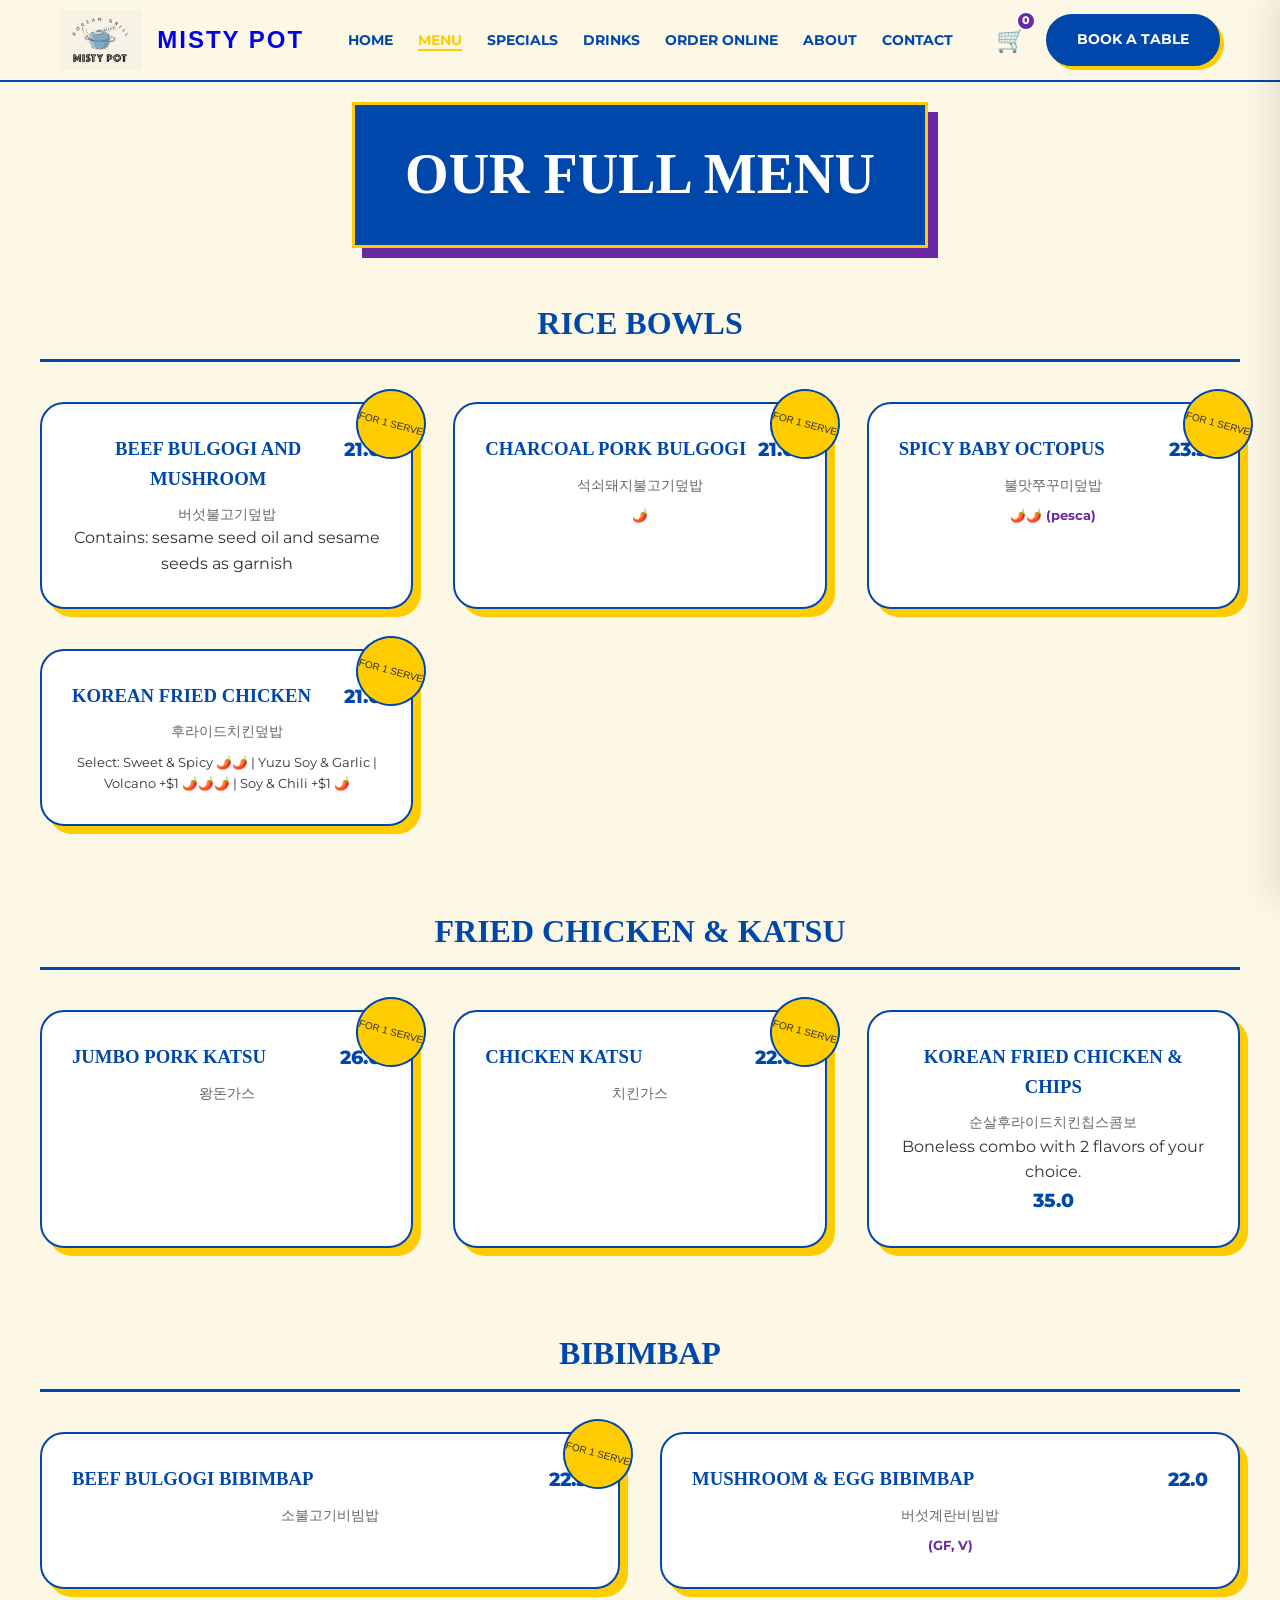
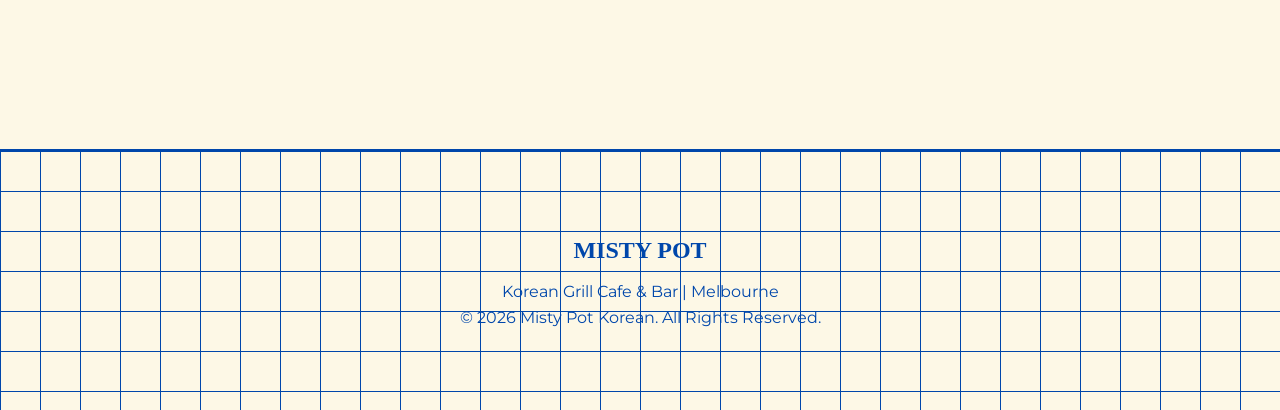
<file: menu.html>
<!DOCTYPE html>
<html lang="en">

<head>
    <meta charset="UTF-8">
    <meta name="viewport" content="width=device-width, initial-scale=1.0">
    <title>Menu | Misty Pot Korean Grill</title>
    <link rel="stylesheet" href="style.css">
    <link rel="preconnect" href="https://fonts.googleapis.com">
    <link rel="preconnect" href="https://fonts.gstatic.com" crossorigin>
    <link href="https://fonts.googleapis.com/css2?family=Montserrat:wght@400;500;600;700&display=swap" rel="stylesheet">
</head>

<body>

    <!-- Shared Header -->
    <nav class="sticky-nav">
        <div class="container nav-container">
            <a href="index.html" class="logo-link">
                <img src="assets/logo.png" alt="Misty Pot Logo" class="logo-img">
                <span class="brand-font" style="font-size: 1.5rem;">Misty Pot</span>
            </a>
            <ul class="nav-links">
                <li><a href="index.html">Home</a></li>
                <li><a href="menu.html">Menu</a></li>
                <li><a href="specials.html">Specials</a></li>
                <li><a href="drinks.html">Drinks</a></li>
                <li><a href="order.html">Order Online</a></li>
                <li><a href="about.html">About</a></li>
                <li><a href="contact.html">Contact</a></li>
            </ul>
            <div class="nav-actions">
                <div id="cart-icon" class="cart-trigger">
                    <span class="cart-count">0</span>
                    🛒
                </div>
                <a href="contact.html" class="btn btn-book">Book a Table</a>
                <div class="mobile-menu-toggle" id="mobile-menu-btn">
                    <span></span>
                    <span></span>
                    <span></span>
                </div>
            </div>
        </div>
    </nav>

    <main class="page-section flush-nav container" style="text-align: center;">
        <div class="title-block-retro">
            <h1 class="retro-font">Our Full Menu</h1>
        </div>

        <!-- Rice Bowls -->
        <section class="menu-category" style="margin-bottom: 80px;">
            <h2 class="retro-font"
                style="font-size: 2rem; border-bottom: 3px solid var(--primary-blue); padding-bottom: 10px; margin-bottom: 30px;">
                Rice Bowls</h2>
            <div class="menu-grid">
                <div class="card">
                    <div class="badge-retro">FOR 1 SERVE</div>
                    <div class="menu-item-header">
                        <h3>Beef Bulgogi and Mushroom</h3>
                        <span class="price-tag">21.0</span>
                    </div>
                    <span class="ko-text">버섯불고기덮밥</span>
                    <p>Contains: sesame seed oil and sesame seeds as garnish</p>
                </div>
                <div class="card">
                    <div class="badge-retro">FOR 1 SERVE</div>
                    <div class="menu-item-header">
                        <h3>Charcoal Pork Bulgogi</h3>
                        <span class="price-tag">21.0</span>
                    </div>
                    <span class="ko-text">석쇠돼지불고기덮밥</span>
                    <div class="diet-icons">🌶️</div>
                </div>
                <div class="card">
                    <div class="badge-retro">FOR 1 SERVE</div>
                    <div class="menu-item-header">
                        <h3>Spicy Baby Octopus</h3>
                        <span class="price-tag">23.5</span>
                    </div>
                    <span class="ko-text">불맛쭈꾸미덮밥</span>
                    <div class="diet-icons">🌶️🌶️ (pesca)</div>
                </div>
                <div class="card">
                    <div class="badge-retro">FOR 1 SERVE</div>
                    <div class="menu-item-header">
                        <h3>Korean Fried Chicken</h3>
                        <span class="price-tag">21.0</span>
                    </div>
                    <span class="ko-text">후라이드치킨덮밥</span>
                    <p style="font-size: 0.8rem; margin-top: 10px;">Select: Sweet & Spicy 🌶️🌶️ | Yuzu Soy & Garlic |
                        Volcano +$1 🌶️🌶️🌶️ | Soy & Chili +$1 🌶️</p>
                </div>
            </div>
        </section>

        <!-- Fried Chicken & Katsu -->
        <section class="menu-category" style="margin-bottom: 80px;">
            <h2 class="retro-font"
                style="font-size: 2rem; border-bottom: 3px solid var(--primary-blue); padding-bottom: 10px; margin-bottom: 30px;">
                Fried Chicken & Katsu</h2>
            <div class="menu-grid">
                <div class="card">
                    <div class="badge-retro">FOR 1 SERVE</div>
                    <div class="menu-item-header">
                        <h3>Jumbo Pork Katsu</h3>
                        <span class="price-tag">26.0</span>
                    </div>
                    <span class="ko-text">왕돈가스</span>
                </div>
                <div class="card">
                    <div class="badge-retro">FOR 1 SERVE</div>
                    <div class="menu-item-header">
                        <h3>Chicken Katsu</h3>
                        <span class="price-tag">22.0</span>
                    </div>
                    <span class="ko-text">치킨가스</span>
                </div>
                <div class="card">
                    <div class="menu-item-header">
                        <h3>Korean Fried Chicken & Chips</h3>
                    </div>
                    <span class="ko-text">순살후라이드치킨칩스콤보</span>
                    <p>Boneless combo with 2 flavors of your choice.</p>
                    <span class="price-tag">35.0</span>
                </div>
            </div>
        </section>

        <!-- Bibimbap -->
        <section class="menu-category" style="margin-bottom: 80px;">
            <h2 class="retro-font"
                style="font-size: 2rem; border-bottom: 3px solid var(--primary-blue); padding-bottom: 10px; margin-bottom: 30px;">
                Bibimbap</h2>
            <div class="menu-grid">
                <div class="card">
                    <div class="badge-retro">FOR 1 SERVE</div>
                    <div class="menu-item-header">
                        <h3>Beef Bulgogi Bibimbap</h3>
                        <span class="price-tag">22.5</span>
                    </div>
                    <span class="ko-text">소불고기비빔밥</span>
                </div>
                <div class="card">
                    <div class="menu-item-header">
                        <h3>Mushroom & Egg Bibimbap</h3>
                        <span class="price-tag">22.0</span>
                    </div>
                    <span class="ko-text">버섯계란비빔밥</span>
                    <div class="diet-icons">(GF, V)</div>
                </div>
            </div>
        </section>

    </main>

    <!-- Global Cart Sidebar -->
    <div id="cart-sidebar" class="cart-sidebar">
        <div class="cart-header">
            <h2 class="retro-font">Your Order</h2>
            <button id="close-cart" class="close-btn">&times;</button>
        </div>
        <div id="cart-items" class="cart-items-container">
            <p style="text-align: center; padding: 20px;">Your cart is empty.</p>
        </div>
        <div class="cart-footer">
            <div class="cart-total">
                <span>Total:</span>
                <span id="cart-total-amount">$0.00</span>
            </div>
            <button class="btn btn-secondary checkout-btn" style="width: 100%;">Proceed to Checkout</button>
        </div>
    </div>

    <!-- Shared Footer -->
    <footer class="grid-pattern-blue">
        <div class="container">
            <h2 class="retro-font">Misty Pot</h2>
            <p>Korean Grill Cafe & Bar | Melbourne</p>
            <p class="copyright">&copy; 2026 Misty Pot Korean. All Rights Reserved.</p>
        </div>
    </footer>

    <script src="script.js"></script>
</body>

</html>
</file>
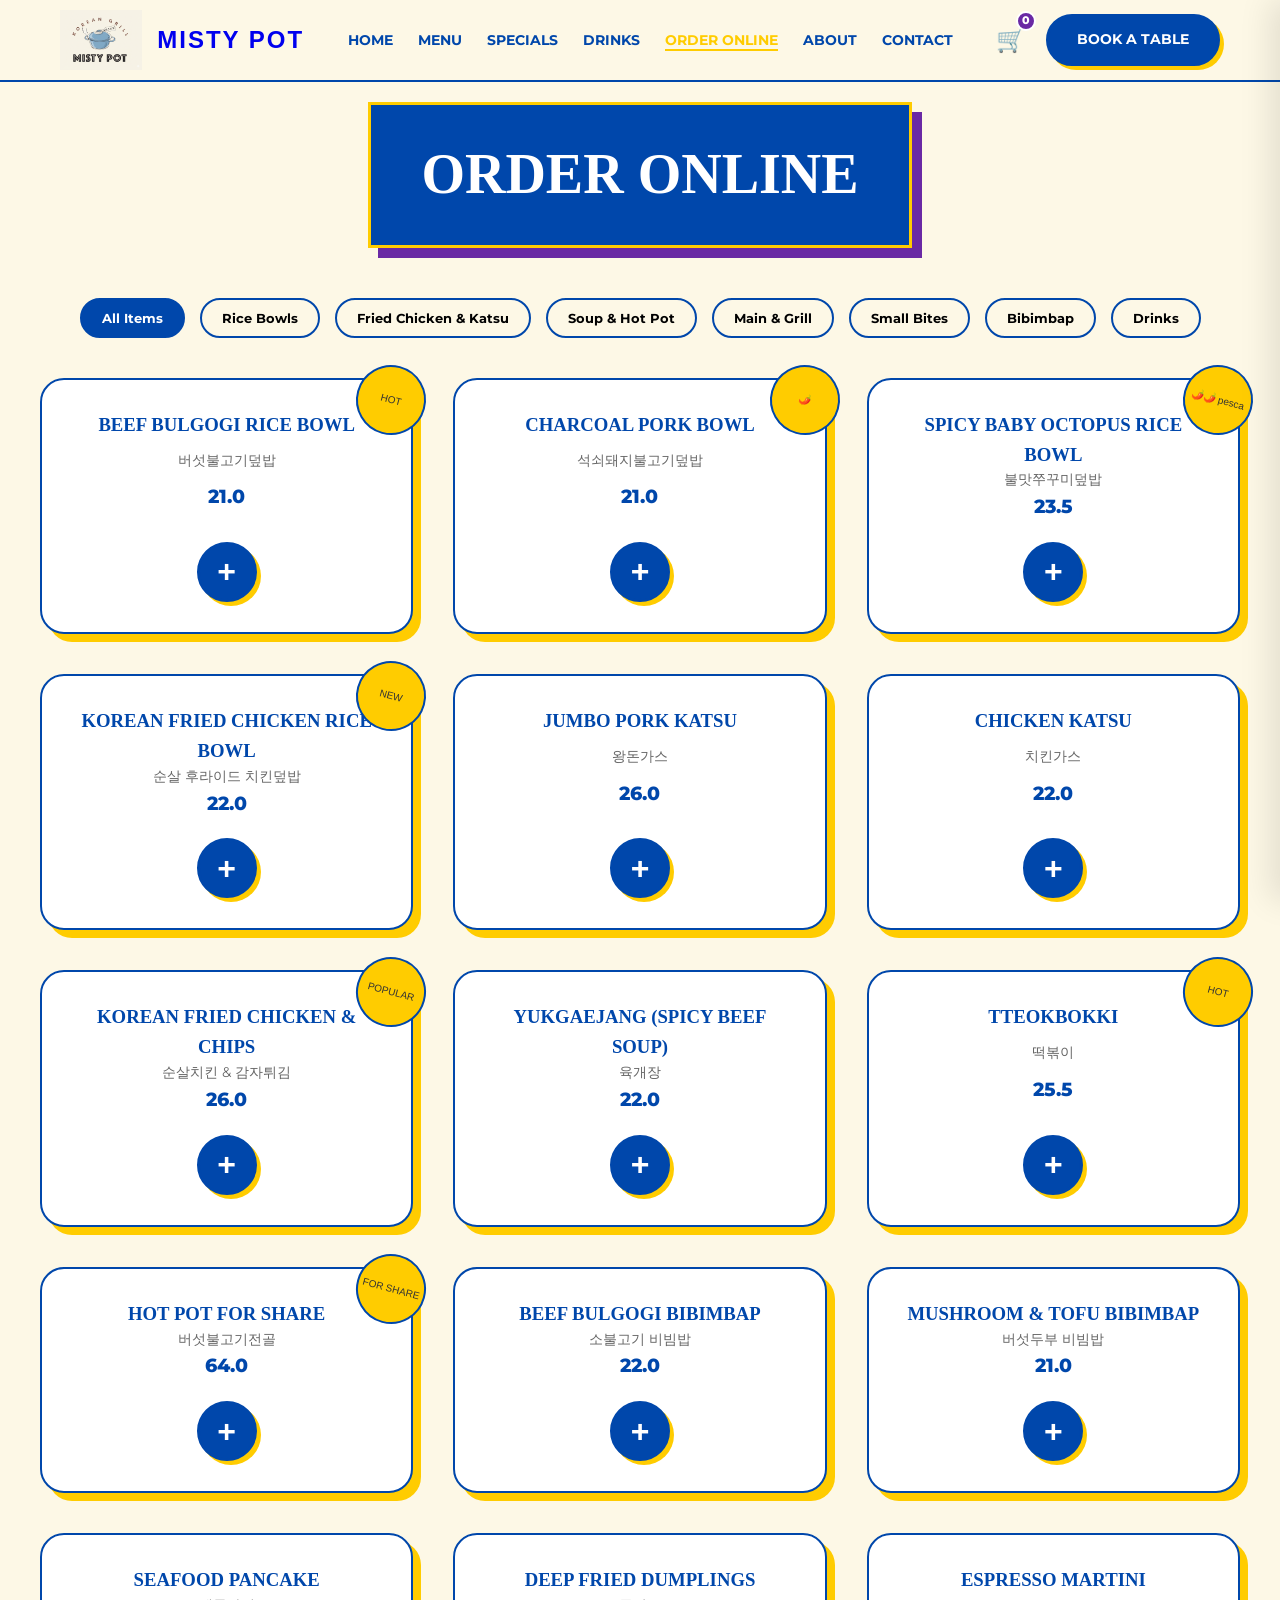
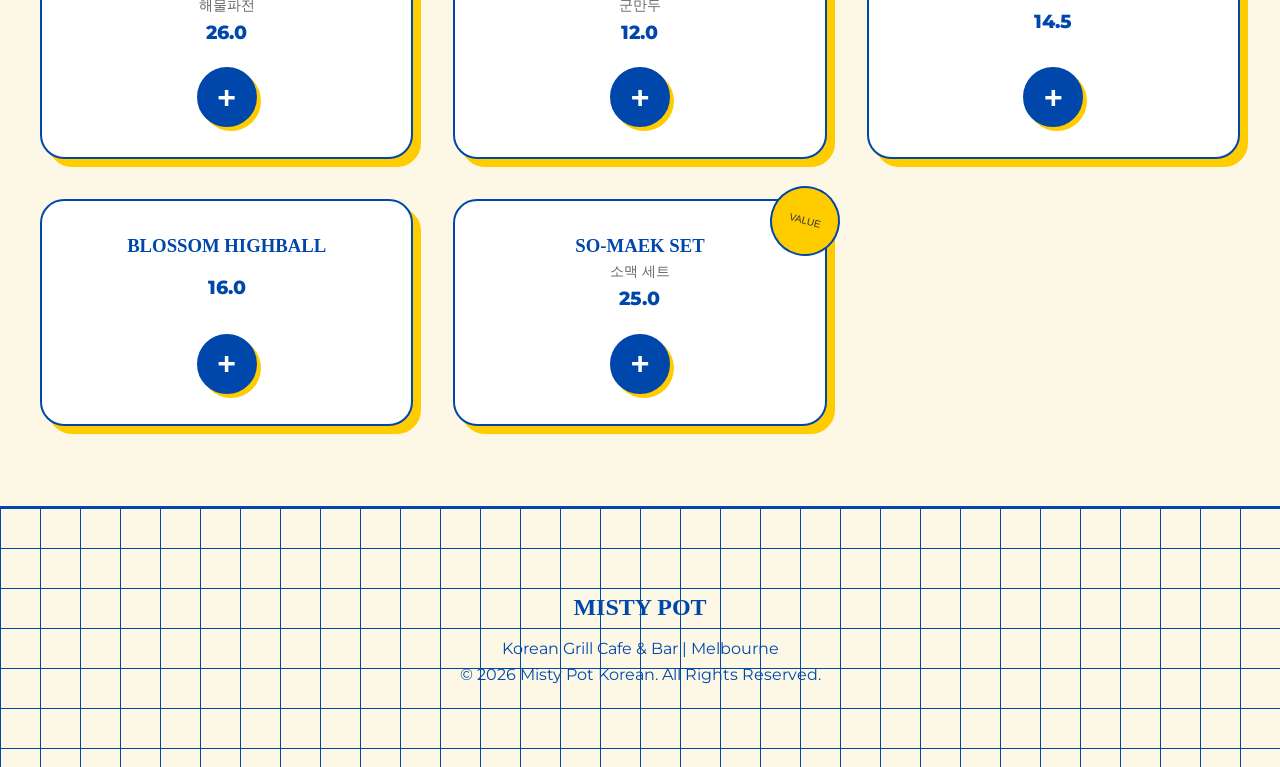
<file: order.html>
<!DOCTYPE html>
<html lang="en">

<head>
    <meta charset="UTF-8">
    <meta name="viewport" content="width=device-width, initial-scale=1.0">
    <title>Order Online | Misty Pot Korean Grill</title>
    <link rel="stylesheet" href="style.css">
    <link rel="preconnect" href="https://fonts.googleapis.com">
    <link rel="preconnect" href="https://fonts.gstatic.com" crossorigin>
    <link href="https://fonts.googleapis.com/css2?family=Montserrat:wght@400;500;600;700&display=swap" rel="stylesheet">
</head>

<body>

    <!-- Shared Header -->
    <nav class="sticky-nav">
        <div class="container nav-container">
            <a href="index.html" class="logo-link">
                <img src="assets/logo.png" alt="Misty Pot Logo" class="logo-img">
                <span class="brand-font" style="font-size: 1.5rem;">Misty Pot</span>
            </a>
            <ul class="nav-links">
                <li><a href="index.html">Home</a></li>
                <li><a href="menu.html">Menu</a></li>
                <li><a href="specials.html">Specials</a></li>
                <li><a href="drinks.html">Drinks</a></li>
                <li><a href="order.html">Order Online</a></li>
                <li><a href="about.html">About</a></li>
                <li><a href="contact.html">Contact</a></li>
            </ul>
            <div class="nav-actions">
                <div id="cart-icon" class="cart-trigger">
                    <span class="cart-count">0</span>
                    🛒
                </div>
                <a href="contact.html" class="btn btn-book">Book a Table</a>
                <div class="mobile-menu-toggle" id="mobile-menu-btn">
                    <span></span>
                    <span></span>
                    <span></span>
                </div>
            </div>
        </div>
    </nav>

    <main class="page-section container flush-nav" style="text-align: center;">
        <div class="title-block-retro">
            <h1 class="retro-font">Order Online</h1>
        </div>

        <div class="order-layout">
            <div class="order-categories">
                <button class="cat-btn active" data-category="all">All Items</button>
                <button class="cat-btn" data-category="rice">Rice Bowls</button>
                <button class="cat-btn" data-category="chicken">Fried Chicken & Katsu</button>
                <button class="cat-btn" data-category="soup">Soup & Hot Pot</button>
                <button class="cat-btn" data-category="mains">Main & Grill</button>
                <button class="cat-btn" data-category="starters">Small Bites</button>
                <button class="cat-btn" data-category="bibimbap">Bibimbap</button>
                <button class="cat-btn" data-category="drinks">Drinks</button>
            </div>

            <div class="menu-grid" id="order-menu">
                <!-- RICE BOWLS -->
                <div class="card order-card" data-category="rice" data-id="rice-1">
                    <div class="badge-retro">HOT</div>
                    <h3>Beef Bulgogi Rice Bowl</h3>
                    <p class="ko-text">버섯불고기덮밥</p>
                    <span class="price-tag">21.0</span>
                    <button class="btn btn-book add-first-btn" data-name="Beef Bulgogi Rice Bowl"
                        data-price="21.0">+</button>
                    <div class="qty-controls" data-id="rice-1">
                        <button class="qty-btn minus">-</button>
                        <span class="item-qty">0</span>
                        <button class="qty-btn plus">+</button>
                    </div>
                </div>

                <div class="card order-card" data-category="rice" data-id="rice-2">
                    <div class="badge-retro">🌶️</div>
                    <h3>Charcoal Pork Bowl</h3>
                    <p class="ko-text">석쇠돼지불고기덮밥</p>
                    <span class="price-tag">21.0</span>
                    <button class="btn btn-book add-first-btn" data-name="Charcoal Pork Bowl"
                        data-price="21.0">+</button>
                    <div class="qty-controls" data-id="rice-2">
                        <button class="qty-btn minus">-</button>
                        <span class="item-qty">0</span>
                        <button class="qty-btn plus">+</button>
                    </div>
                </div>

                <div class="card order-card" data-category="rice" data-id="rice-3"
                    data-options='{"Extra Options": [{"name": "Extra Rice", "price": 2}, {"name": "Extra Meat", "price": 5}]}'>
                    <div class="badge-retro">🌶️🌶️ pesca</div>
                    <h3>Spicy Baby Octopus Rice Bowl</h3>
                    <p class="ko-text">불맛쭈꾸미덮밥</p>
                    <span class="price-tag">23.5</span>
                    <button class="btn btn-book add-first-btn" data-name="Spicy Baby Octopus Rice Bowl"
                        data-price="23.5">+</button>
                    <div class="qty-controls" data-id="rice-3">
                        <button class="qty-btn minus">-</button>
                        <span class="item-qty">0</span>
                        <button class="qty-btn plus">+</button>
                    </div>
                </div>

                <div class="card order-card" data-category="rice" data-id="rice-4"
                    data-options='{"Choose Sauce": [{"name": "Original", "price": 0}, {"name": "Creamy Spicy", "price": 1}, {"name": "Sweet Soy", "price": 1}]}'>
                    <div class="badge-retro">NEW</div>
                    <h3>Korean Fried Chicken Rice Bowl</h3>
                    <p class="ko-text">순살 후라이드 치킨덮밥</p>
                    <span class="price-tag">22.0</span>
                    <button class="btn btn-book add-first-btn" data-name="Korean Fried Chicken Rice Bowl"
                        data-price="22.0">+</button>
                    <div class="qty-controls" data-id="rice-4">
                        <button class="qty-btn minus">-</button>
                        <span class="item-qty">0</span>
                        <button class="qty-btn plus">+</button>
                    </div>
                </div>

                <!-- FRIED CHICKEN & KATSU -->
                <div class="card order-card" data-category="chicken" data-id="chicken-1">
                    <h3>Jumbo Pork Katsu</h3>
                    <p class="ko-text">왕돈가스</p>
                    <span class="price-tag">26.0</span>
                    <button class="btn btn-book add-first-btn" data-name="Jumbo Pork Katsu" data-price="26.0">+</button>
                    <div class="qty-controls" data-id="chicken-1">
                        <button class="qty-btn minus">-</button>
                        <span class="item-qty">0</span>
                        <button class="qty-btn plus">+</button>
                    </div>
                </div>

                <div class="card order-card" data-category="chicken" data-id="chicken-2"
                    data-options='{"Add Extra": [{"name": "Curry Sauce", "price": 3}]}'>
                    <h3>Chicken Katsu</h3>
                    <p class="ko-text">치킨가스</p>
                    <span class="price-tag">22.0</span>
                    <button class="btn btn-book add-first-btn" data-name="Chicken Katsu" data-price="22.0">+</button>
                    <div class="qty-controls" data-id="chicken-2">
                        <button class="qty-btn minus">-</button>
                        <span class="item-qty">0</span>
                        <button class="qty-btn plus">+</button>
                    </div>
                </div>

                <div class="card order-card" data-category="chicken" data-id="chicken-3"
                    data-options='{"Choose Sauce": [{"name": "Creamy Spicy", "price": 0}, {"name": "Sweet Soy & Garlic", "price": 0}, {"name": "Volcano (Spicy)", "price": 1}, {"name": "Snow Cheese", "price": 2}]}'>
                    <div class="badge-retro">POPULAR</div>
                    <h3>Korean Fried Chicken & Chips</h3>
                    <p class="ko-text">순살치킨 & 감자튀김</p>
                    <span class="price-tag">26.0</span>
                    <button class="btn btn-book add-first-btn" data-name="Korean Fried Chicken & Chips"
                        data-price="26.0">+</button>
                    <div class="qty-controls" data-id="chicken-3">
                        <button class="qty-btn minus">-</button>
                        <span class="item-qty">0</span>
                        <button class="qty-btn plus">+</button>
                    </div>
                </div>

                <!-- SOUP & HOT POT -->
                <div class="card order-card" data-category="soup" data-id="soup-1">
                    <h3>Yukgaejang (Spicy Beef Soup)</h3>
                    <p class="ko-text">육개장</p>
                    <span class="price-tag">22.0</span>
                    <button class="btn btn-book add-first-btn" data-name="Yukgaejang" data-price="22.0">+</button>
                    <div class="qty-controls" data-id="soup-1">
                        <button class="qty-btn minus">-</button>
                        <span class="item-qty">0</span>
                        <button class="qty-btn plus">+</button>
                    </div>
                </div>

                <div class="card order-card" data-category="soup" data-id="soup-2"
                    data-options='{"Extras": [{"name": "Boiled Egg", "price": 2}, {"name": "Fried Seaweed", "price": 3}, {"name": "Extra Cheese", "price": 3}]}'>
                    <div class="badge-retro">HOT</div>
                    <h3>Tteokbokki</h3>
                    <p class="ko-text">떡볶이</p>
                    <span class="price-tag">25.5</span>
                    <button class="btn btn-book add-first-btn" data-name="Tteokbokki" data-price="25.5">+</button>
                    <div class="qty-controls" data-id="soup-2">
                        <button class="qty-btn minus">-</button>
                        <span class="item-qty">0</span>
                        <button class="qty-btn plus">+</button>
                    </div>
                </div>

                <div class="card order-card" data-category="soup" data-id="soup-3">
                    <div class="badge-retro">FOR SHARE</div>
                    <h3>Hot Pot for Share</h3>
                    <p class="ko-text">버섯불고기전골</p>
                    <span class="price-tag">64.0</span>
                    <button class="btn btn-book add-first-btn" data-name="Hot Pot for Share"
                        data-price="64.0">+</button>
                    <div class="qty-controls" data-id="soup-3">
                        <button class="qty-btn minus">-</button>
                        <span class="item-qty">0</span>
                        <button class="qty-btn plus">+</button>
                    </div>
                </div>

                <!-- BIBIMBAP -->
                <div class="card order-card" data-category="bibimbap" data-id="bibim-1"
                    data-options='{"Extras": [{"name": "Extra Sauce", "price": 1}, {"name": "Fried Eye Egg", "price": 2}]}'>
                    <h3>Beef Bulgogi Bibimbap</h3>
                    <p class="ko-text">소불고기 비빔밥</p>
                    <span class="price-tag">22.0</span>
                    <button class="btn btn-book add-first-btn" data-name="Beef Bulgogi Bibimbap"
                        data-price="22.0">+</button>
                    <div class="qty-controls" data-id="bibim-1">
                        <button class="qty-btn minus">-</button>
                        <span class="item-qty">0</span>
                        <button class="qty-btn plus">+</button>
                    </div>
                </div>

                <div class="card order-card" data-category="bibimbap" data-id="bibim-2"
                    data-options='{"Extras": [{"name": "Extra Sauce", "price": 1}, {"name": "Fried Eye Egg", "price": 2}]}'>
                    <h3>Mushroom & Tofu Bibimbap</h3>
                    <p class="ko-text">버섯두부 비빔밥</p>
                    <span class="price-tag">21.0</span>
                    <button class="btn btn-book add-first-btn" data-name="Mushroom & Tofu Bibimbap"
                        data-price="21.0">+</button>
                    <div class="qty-controls" data-id="bibim-2">
                        <button class="qty-btn minus">-</button>
                        <span class="item-qty">0</span>
                        <button class="qty-btn plus">+</button>
                    </div>
                </div>

                <!-- SMALL BITES -->
                <div class="card order-card" data-category="starters" data-id="start-1">
                    <h3>Seafood Pancake</h3>
                    <p class="ko-text">해물파전</p>
                    <span class="price-tag">26.0</span>
                    <button class="btn btn-book add-first-btn" data-name="Seafood Pancake" data-price="26.0">+</button>
                    <div class="qty-controls" data-id="start-1">
                        <button class="qty-btn minus">-</button>
                        <span class="item-qty">0</span>
                        <button class="qty-btn plus">+</button>
                    </div>
                </div>

                <div class="card order-card" data-category="starters" data-id="start-2"
                    data-options='{"Extras": [{"name": "Salad", "price": 3}, {"name": "Noodles", "price": 4}]}'>
                    <h3>Deep Fried Dumplings</h3>
                    <p class="ko-text">군만두</p>
                    <span class="price-tag">12.0</span>
                    <button class="btn btn-book add-first-btn" data-name="Deep Fried Dumplings"
                        data-price="12.0">+</button>
                    <div class="qty-controls" data-id="start-2">
                        <button class="qty-btn minus">-</button>
                        <span class="item-qty">0</span>
                        <button class="qty-btn plus">+</button>
                    </div>
                </div>

                <!-- DRINKS -->
                <div class="card order-card" data-category="drinks" data-id="drink-1">
                    <h3>Espresso Martini</h3>
                    <span class="price-tag">14.5</span>
                    <button class="btn btn-book add-first-btn" data-name="Espresso Martini" data-price="14.5">+</button>
                    <div class="qty-controls" data-id="drink-1">
                        <button class="qty-btn minus">-</button>
                        <span class="item-qty">0</span>
                        <button class="qty-btn plus">+</button>
                    </div>
                </div>

                <div class="card order-card" data-category="drinks" data-id="drink-2">
                    <h3>Blossom Highball</h3>
                    <span class="price-tag">16.0</span>
                    <button class="btn btn-book add-first-btn" data-name="Blossom Highball" data-price="16.0">+</button>
                    <div class="qty-controls" data-id="drink-2">
                        <button class="qty-btn minus">-</button>
                        <span class="item-qty">0</span>
                        <button class="qty-btn plus">+</button>
                    </div>
                </div>

                <div class="card order-card" data-category="drinks" data-id="drink-3">
                    <div class="badge-retro">VALUE</div>
                    <h3>So-Maek Set</h3>
                    <p class="ko-text">소맥 세트</p>
                    <span class="price-tag">25.0</span>
                    <button class="btn btn-book add-first-btn" data-name="So-Maek Set" data-price="25.0">+</button>
                    <div class="qty-controls" data-id="drink-3">
                        <button class="qty-btn minus">-</button>
                        <span class="item-qty">0</span>
                        <button class="qty-btn plus">+</button>
                    </div>
                </div>
            </div>
        </div>
    </main>

    <!-- Customization Modal -->
    <div id="customize-modal" class="modal">
        <div class="modal-content">
            <h2 class="retro-font" id="modal-item-name">Customize Item</h2>
            <div id="modal-options-container">
                <!-- Options injected here -->
            </div>
            <div class="modal-footer">
                <button class="btn btn-secondary" id="cancel-customize">Cancel</button>
                <button class="btn btn-book" id="confirm-customize">Add to Order</button>
            </div>
        </div>
    </div>

    <!-- Global Cart Sidebar -->
    <div id="cart-sidebar" class="cart-sidebar">
        <div class="cart-header">
            <h2 class="retro-font">Your Order</h2>
            <button id="close-cart" class="close-btn">&times;</button>
        </div>
        <div id="cart-items" class="cart-items-container">
            <p style="text-align: center; padding: 20px;">Your cart is empty.</p>
        </div>
        <div class="cart-footer">
            <div class="cart-total">
                <span>Total:</span>
                <span id="cart-total-amount">$0.00</span>
            </div>
            <button class="btn btn-secondary checkout-btn" style="width: 100%;">Proceed to Checkout</button>
        </div>
    </div>

    <!-- Shared Footer -->
    <footer class="grid-pattern-blue">
        <div class="container">
            <h2 class="retro-font">Misty Pot</h2>
            <p>Korean Grill Cafe & Bar | Melbourne</p>
            <p class="copyright">&copy; 2026 Misty Pot Korean. All Rights Reserved.</p>
        </div>
    </footer>

    <script src="script.js"></script>
</body>

</html>
</file>
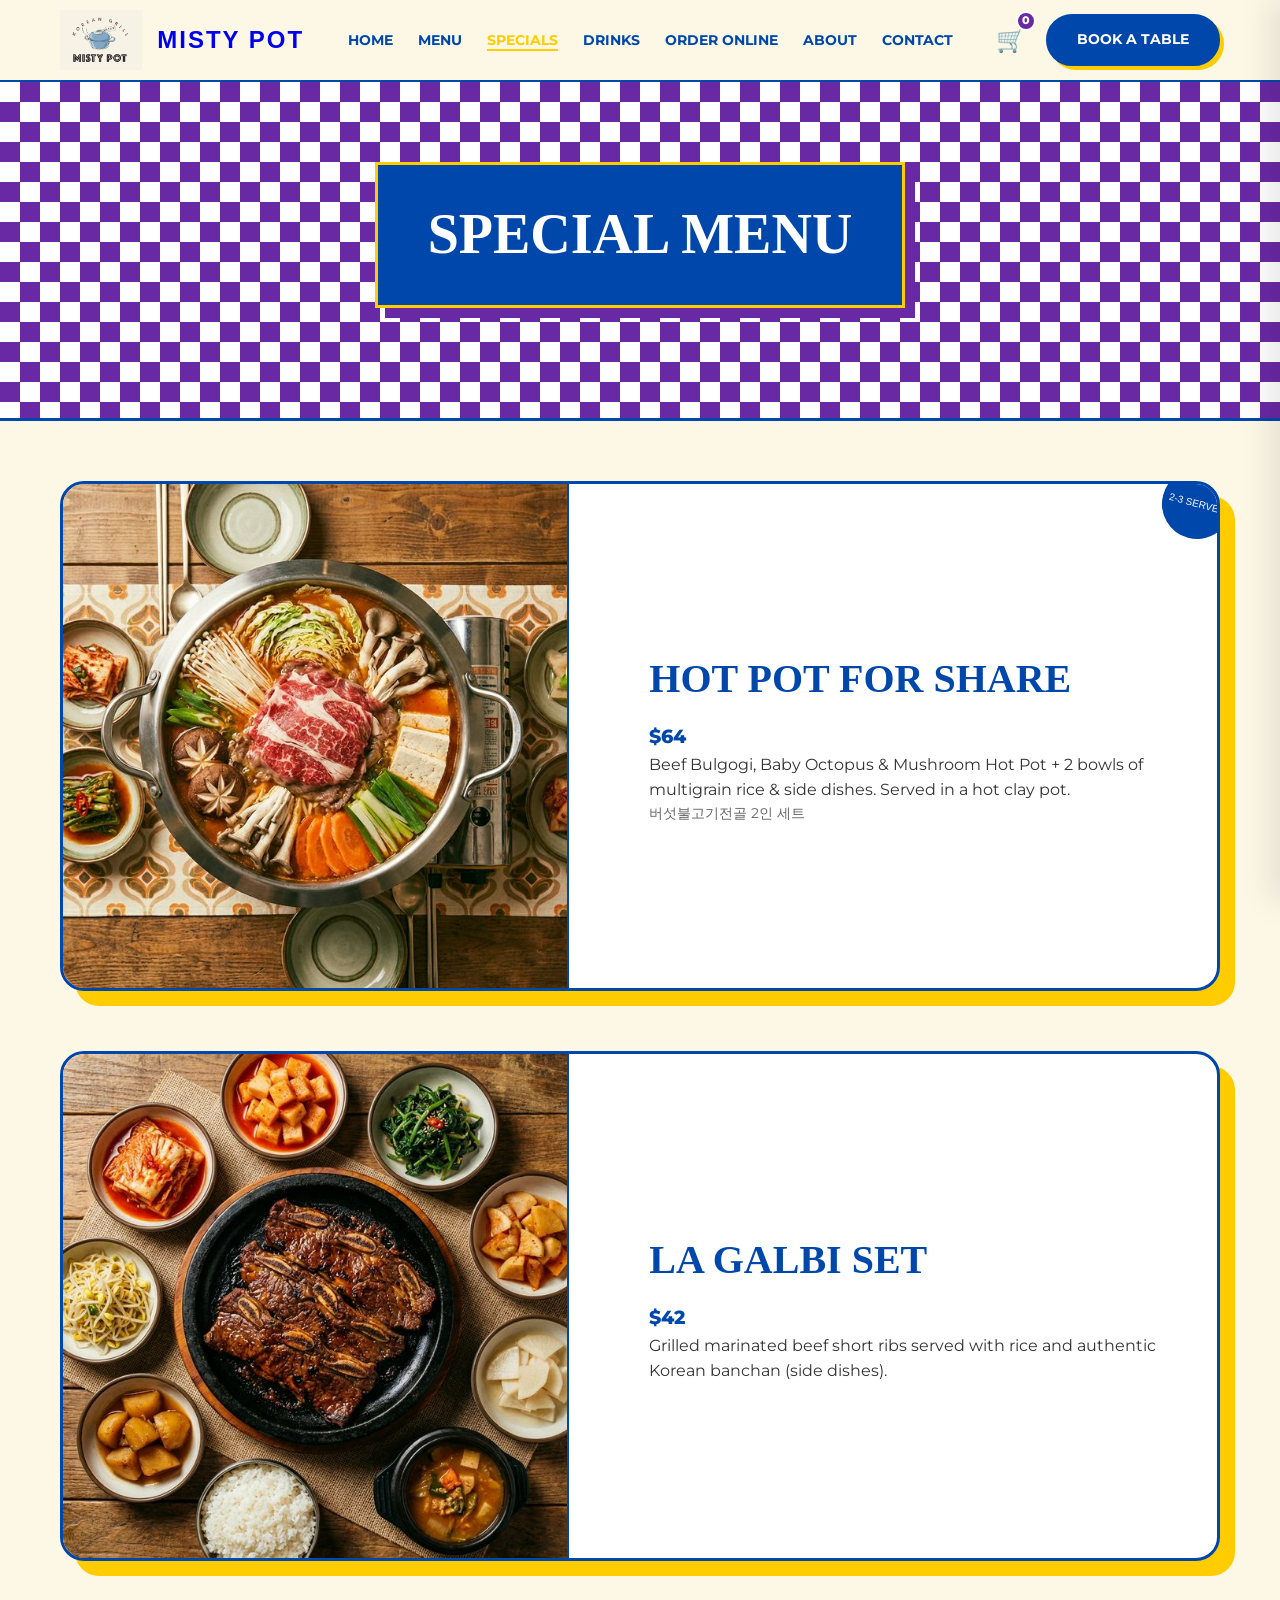
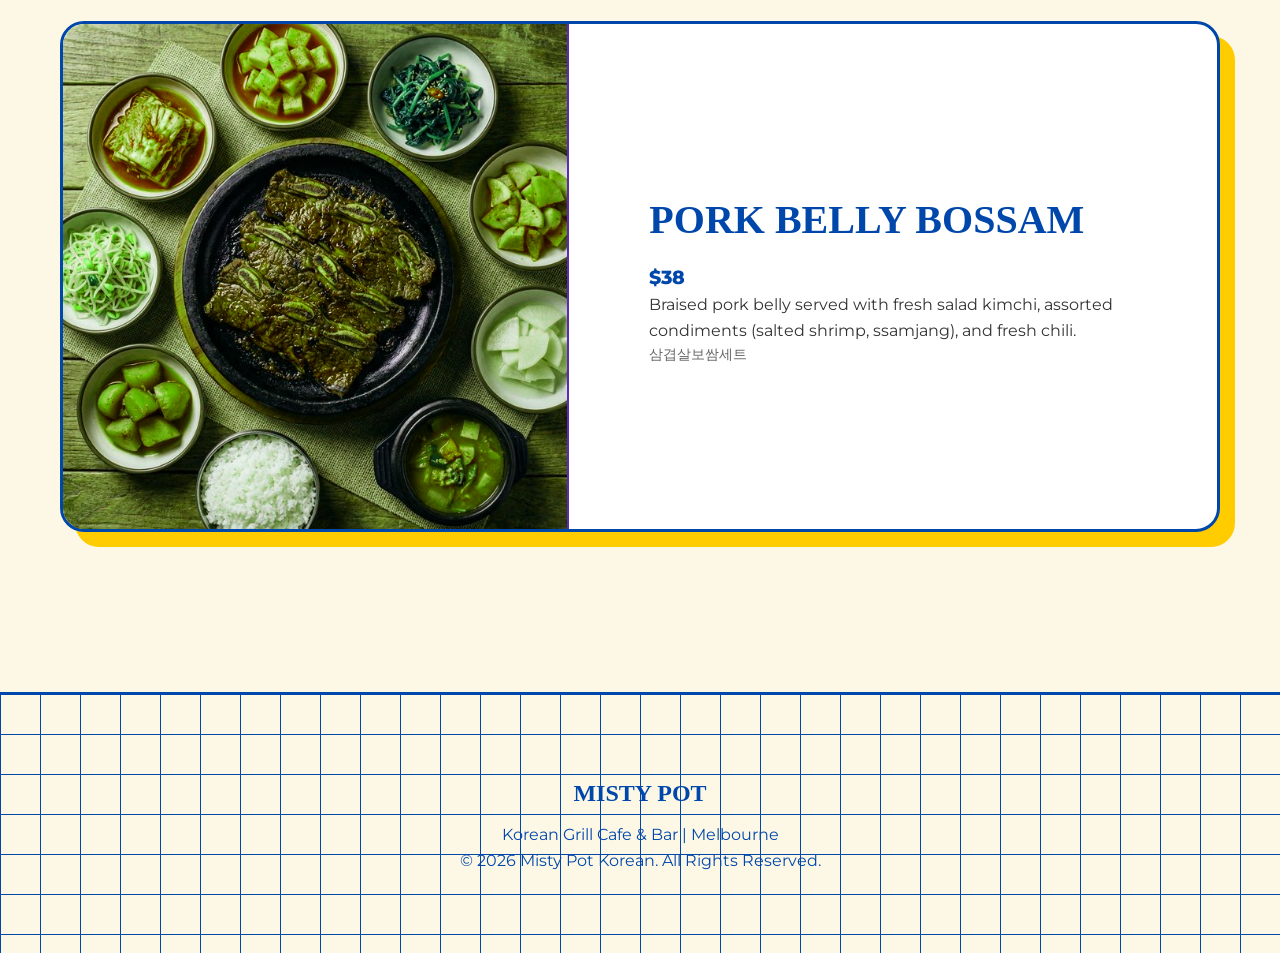
<file: specials.html>
<!DOCTYPE html>
<html lang="en">

<head>
    <meta charset="UTF-8">
    <meta name="viewport" content="width=device-width, initial-scale=1.0">
    <title>Special Menu | Misty Pot Korean Grill</title>
    <link rel="stylesheet" href="style.css">
    <link rel="preconnect" href="https://fonts.googleapis.com">
    <link rel="preconnect" href="https://fonts.gstatic.com" crossorigin>
    <link href="https://fonts.googleapis.com/css2?family=Montserrat:wght@400;500;600;700&display=swap" rel="stylesheet">
</head>

<body>

    <!-- Shared Header -->
    <nav class="sticky-nav">
        <div class="container nav-container">
            <a href="index.html" class="logo-link">
                <img src="assets/logo.png" alt="Misty Pot Logo" class="logo-img">
                <span class="brand-font" style="font-size: 1.5rem;">Misty Pot</span>
            </a>
            <ul class="nav-links">
                <li><a href="index.html">Home</a></li>
                <li><a href="menu.html">Menu</a></li>
                <li><a href="specials.html">Specials</a></li>
                <li><a href="drinks.html">Drinks</a></li>
                <li><a href="order.html">Order Online</a></li>
                <li><a href="about.html">About</a></li>
                <li><a href="contact.html">Contact</a></li>
            </ul>
            <div class="nav-actions">
                <div id="cart-icon" class="cart-trigger">
                    <span class="cart-count">0</span>
                    🛒
                </div>
                <a href="contact.html" class="btn btn-book">Book a Table</a>
                <div class="mobile-menu-toggle" id="mobile-menu-btn">
                    <span></span>
                    <span></span>
                    <span></span>
                </div>
            </div>
        </div>
    </nav>

    <main class="page-section flush-nav">
        <div class="checker-pattern-purple"
            style="padding: 60px 0; border-bottom: 3px solid var(--primary-blue); margin-bottom: 60px;">
            <div class="container" style="text-align: center;">
                <div class="title-block-retro">
                    <h1 class="retro-font">Special Menu</h1>
                </div>
            </div>
        </div>

        <div class="container">
            <!-- Large Special Items -->
            <div class="special-showcase-grid">

                <div class="card showcase-card">
                    <div class="badge-retro" style="background: var(--primary-blue); color: white;">2-3 SERVES</div>
                    <img src="assets/hot_pot.png" alt="Hot Pot">
                    <div class="showcase-content">
                        <h2 class="retro-font">Hot Pot for Share</h2>
                        <span class="price-tag">$64</span>
                        <p>Beef Bulgogi, Baby Octopus & Mushroom Hot Pot + 2 bowls of multigrain rice & side dishes.
                            Served in a hot clay pot.</p>
                        <span class="ko-text">버섯불고기전골 2인 세트</span>
                    </div>
                </div>

                <div class="card showcase-card">
                    <img src="assets/la_galbi.png" alt="LA Galbi">
                    <div class="showcase-content">
                        <h2 class="retro-font">LA Galbi Set</h2>
                        <span class="price-tag">$42</span>
                        <p>Grilled marinated beef short ribs served with rice and authentic Korean banchan (side
                            dishes).</p>
                    </div>
                </div>

                <div class="card showcase-card">
                    <img src="assets/la_galbi.png" alt="Bossam" style="filter: hue-rotate(45deg);">
                    <!-- Mock Bossam image -->
                    <div class="showcase-content">
                        <h2 class="retro-font">Pork Belly Bossam</h2>
                        <span class="price-tag">$38</span>
                        <p>Braised pork belly served with fresh salad kimchi, assorted condiments (salted shrimp,
                            ssamjang), and fresh chili.</p>
                        <span class="ko-text">삼겹살보쌈세트</span>
                    </div>
                </div>

            </div>
        </div>
    </main>

    <!-- Global Cart Sidebar -->
    <div id="cart-sidebar" class="cart-sidebar">
        <div class="cart-header">
            <h2 class="retro-font">Your Order</h2>
            <button id="close-cart" class="close-btn">&times;</button>
        </div>
        <div id="cart-items" class="cart-items-container">
            <p style="text-align: center; padding: 20px;">Your cart is empty.</p>
        </div>
        <div class="cart-footer">
            <div class="cart-total">
                <span>Total:</span>
                <span id="cart-total-amount">$0.00</span>
            </div>
            <button class="btn btn-secondary checkout-btn" style="width: 100%;">Proceed to Checkout</button>
        </div>
    </div>

    <!-- Shared Footer -->
    <footer class="grid-pattern-blue">
        <div class="container">
            <h2 class="retro-font">Misty Pot</h2>
            <p>Korean Grill Cafe & Bar | Melbourne</p>
            <p class="copyright">&copy; 2026 Misty Pot Korean. All Rights Reserved.</p>
        </div>
    </footer>

    <script src="script.js"></script>
</body>

</html>
</file>
<file: style.css>
@import url('https://db.onlinewebfonts.com/c/455b960b235b7b4a4e08589d451d9c65?family=Futura+Bold+Outline');
@import url('https://fonts.cdnfonts.com/css/cooper-black');

:root {
    --bg-color: #FDF8E6;
    --primary-blue: #0047AB;
    --accent-purple: #6A29A4;
    --accent-yellow: #FFCC00;
    --text-main: #333333;
    --white: #ffffff;
    --border-width: 2px;
    --card-radius: 24px;
    --btn-radius: 50px;
}

* {
    margin: 0;
    padding: 0;
    box-sizing: border-box;
}

html {
    scroll-behavior: smooth;
}

body {
    background-color: var(--bg-color);
    font-family: 'Montserrat', sans-serif;
    color: var(--text-main);
    line-height: 1.6;
    overflow-x: hidden;
}

h1,
h2,
h3,
.retro-font {
    font-family: 'Cooper Black', 'Brik', 'Impact', 'Arial Black', serif;
    color: var(--primary-blue);
    text-transform: uppercase;
}

.brand-font {
    font-family: 'Futura Bold Outline', sans-serif;
    font-weight: bold;
    text-transform: uppercase;
    letter-spacing: 2px;
}

.offset-shadow {
    text-shadow: 4px 4px 0px var(--accent-yellow);
}

/* Modern Hero V3 */
.hero-full {
    height: 100vh;
    display: flex;
    align-items: center;
    justify-content: center;
    text-align: center;
    position: relative;
    overflow: hidden;
    /* Prevents blur from bleeding outside the block */
}

.hero-full::before {
    content: '';
    position: absolute;
    top: 0;
    left: 0;
    width: 100%;
    height: 100%;
    background: url('https://images.unsplash.com/photo-1544148103-0773bf10d330?auto=format&fit=crop&q=80&w=2070') center/cover no-repeat;
    filter: blur(5px) brightness(0.5);
    /* Cinematic blur and dimming */
    transform: scale(1.1);
    /* Scales up slightly to hide blurry edges */
    z-index: 1;
}

.hero-content-v3 {
    position: relative;
    z-index: 10;
}

.arch-text-modern {
    font-family: 'Cooper Black', sans-serif;
    font-size: 2rem;
    color: var(--accent-yellow);
    letter-spacing: 2px;
    margin: 10px 0;
    text-transform: uppercase;
}

.hero-tagline {
    font-size: 1.25rem;
    color: white;
    font-weight: 500;
    margin-bottom: 40px;
    text-shadow: 2px 2px 4px rgba(0, 0, 0, 0.5);
}

.hero-cta-group {
    display: flex;
    gap: 20px;
    justify-content: center;
}

/* Intro & Content Grids */
.modern-intro-grid {
    display: grid;
    grid-template-columns: 1.2fr 1fr;
    gap: 60px;
    align-items: center;
}

.about-grid {
    display: grid;
    grid-template-columns: 1fr 1.2fr;
    gap: 80px;
    align-items: center;
}

.contact-grid {
    display: grid;
    grid-template-columns: 1fr 1.5fr;
    gap: 60px;
    align-items: start;
    min-height: 600px;
}

.intro-image {
    position: relative;
    margin-bottom: 40px;
}

/* Patterns */
.grid-pattern-blue {
    background-image:
        linear-gradient(var(--primary-blue) 1px, transparent 1px),
        linear-gradient(90deg, var(--primary-blue) 1px, transparent 1px);
    background-size: 40px 40px;
}

.checker-pattern-purple {
    background-color: var(--white);
    background-image: conic-gradient(var(--accent-purple) 90deg,
            transparent 90deg 180deg,
            var(--accent-purple) 180deg 270deg,
            transparent 270deg);
    background-size: 40px 40px;
    /* Matched to original 20px square scale */
    animation: checkerSlide 5s linear infinite;
}

@keyframes checkerSlide {
    from {
        background-position: 0 0;
    }

    to {
        background-position: 40px 40px;
    }
}

/* Layout */
.container {
    max-width: 1200px;
    margin: 0 auto;
    padding: 0 20px;
}

/* Navigation */
.sticky-nav {
    position: fixed;
    top: 0;
    width: 100%;
    z-index: 1000;
    background: var(--bg-color);
    border-bottom: var(--border-width) solid var(--primary-blue);
    padding: 10px 0;
}

.flush-nav {
    padding-top: 82px !important;
}

.nav-container {
    display: flex;
    justify-content: space-between;
    align-items: center;
}

.logo-link {
    display: flex;
    align-items: center;
    gap: 15px;
    text-decoration: none;
}

.logo-img {
    height: 60px;
}

.nav-links {
    display: flex;
    list-style: none;
    gap: 25px;
}

.nav-links a {
    text-decoration: none;
    color: var(--primary-blue);
    font-weight: 700;
    font-size: 0.9rem;
    text-transform: uppercase;
    transition: all 0.3s;
    position: relative;
}

.nav-links a:hover {
    color: var(--accent-yellow);
}

.nav-links a::after {
    content: '';
    position: absolute;
    width: 0;
    height: 2px;
    bottom: -5px;
    left: 0;
    background-color: var(--accent-yellow);
    transition: width 0.3s;
}

.nav-links a:hover::after {
    width: 100%;
}

.nav-actions {
    display: flex;
    align-items: center;
    gap: 20px;
}

.mobile-menu-toggle {
    display: none;
    flex-direction: column;
    gap: 6px;
    cursor: pointer;
    z-index: 1100;
}

.mobile-menu-toggle span {
    width: 30px;
    height: 4px;
    background: var(--primary-blue);
    border-radius: 4px;
    transition: all 0.3s;
}

/* Hamburger Open Animation */
.mobile-menu-toggle.active span:nth-child(1) {
    transform: translateY(10px) rotate(45deg);
}

.mobile-menu-toggle.active span:nth-child(2) {
    opacity: 0;
}

.mobile-menu-toggle.active span:nth-child(3) {
    transform: translateY(-10px) rotate(-45deg);
}

.cart-trigger {
    font-size: 1.5rem;
    cursor: pointer;
    position: relative;
    transition: transform 0.3s;
}

.cart-trigger:hover {
    transform: scale(1.1);
}

.cart-count {
    position: absolute;
    top: -10px;
    right: -10px;
    background: var(--accent-purple);
    color: white;
    font-size: 0.7rem;
    font-weight: 800;
    width: 20px;
    height: 20px;
    border-radius: 50%;
    display: flex;
    align-items: center;
    justify-content: center;
    border: 2px solid var(--white);
}

/* Sidebar Cart */
.cart-sidebar {
    position: fixed;
    top: 0;
    right: -400px;
    width: 400px;
    height: 100vh;
    background: var(--bg-color);
    border-left: 3px solid var(--primary-blue);
    z-index: 2000;
    transition: right 0.4s cubic-bezier(0.165, 0.84, 0.44, 1);
    display: flex;
    flex-direction: column;
    box-shadow: -10px 0 30px rgba(0, 0, 0, 0.1);
}

.cart-sidebar.open {
    right: 0;
}

.cart-header {
    padding: 30px;
    border-bottom: 2px solid var(--primary-blue);
    display: flex;
    justify-content: space-between;
    align-items: center;
}

.cart-items-container {
    flex-grow: 1;
    overflow-y: auto;
    padding: 20px;
}

.cart-footer {
    padding: 30px;
    border-top: 2px solid var(--primary-blue);
}

.cart-total {
    display: flex;
    justify-content: space-between;
    font-weight: 800;
    font-size: 1.2rem;
    margin-bottom: 20px;
}

.close-btn {
    background: none;
    border: none;
    font-size: 2rem;
    color: var(--primary-blue);
    cursor: pointer;
}

/* Order Page */
.order-categories {
    display: flex;
    gap: 15px;
    justify-content: center;
    margin-bottom: 40px;
}

.cat-btn {
    padding: 10px 20px;
    border-radius: 20px;
    border: 2px solid var(--primary-blue);
    background: transparent;
    font-family: 'Montserrat', sans-serif;
    font-weight: 700;
    cursor: pointer;
    transition: all 0.3s;
}

.cat-btn.active,
.cat-btn:hover {
    background: var(--primary-blue);
    color: white;
}

.order-card {
    text-align: center;
    display: flex;
    flex-direction: column;
    justify-content: space-between;
}

.btn {
    padding: 12px 28px;
    border-radius: var(--btn-radius);
    text-decoration: none;
    font-weight: 700;
    text-transform: uppercase;
    font-size: 0.85rem;
    transition: all 0.3s;
    display: inline-block;
    cursor: pointer;
    border: 3px solid var(--primary-blue);
    box-shadow: 4px 4px 0px var(--accent-yellow);
    text-align: center;
}

.btn:hover {
    transform: translate(-2px, -2px);
    box-shadow: 6px 6px 0px var(--accent-yellow);
    text-decoration: none;
}

.cart-item {
    display: flex;
    justify-content: space-between;
    align-items: center;
    padding: 15px 0;
    border-bottom: 1px dashed var(--primary-blue);
}

.btn-book {
    background: var(--primary-blue);
    color: white;
}

.btn-book:hover {
    background: var(--accent-purple);
    border-color: var(--accent-purple);
}

.btn-secondary {
    background: var(--accent-purple);
    color: white;
    border-color: var(--primary-blue);
}

/* Quantity Controls */
.qty-controls {
    display: none;
    align-items: center;
    justify-content: center;
    gap: 15px;
    margin-top: 20px;
}

.qty-controls.active {
    display: flex;
}

.qty-btn {
    width: 40px;
    height: 40px;
    border-radius: 50%;
    border: 3px solid var(--primary-blue);
    background: var(--white);
    color: var(--primary-blue);
    font-size: 1.5rem;
    font-weight: 800;
    line-height: 1;
    display: flex;
    align-items: center;
    justify-content: center;
    cursor: pointer;
    transition: all 0.2s;
    box-shadow: 3px 3px 0px var(--accent-yellow);
}

.qty-btn:active {
    transform: translate(2px, 2px);
    box-shadow: none;
}

.item-qty {
    font-family: 'Cooper Black', sans-serif;
    font-size: 1.5rem;
    color: var(--primary-blue);
    min-width: 30px;
    text-align: center;
}

.add-first-btn {
    margin-top: 20px;
    width: 60px;
    height: 60px;
    border-radius: 50%;
    font-size: 2rem;
    padding: 0;
    display: flex;
    align-items: center;
    justify-content: center;
    margin-left: auto;
    margin-right: auto;
}

/* Cards */
.card {
    background: var(--white);
    border-radius: var(--card-radius);
    padding: 30px;
    border: var(--border-width) solid var(--primary-blue);
    box-shadow: 8px 8px 0px var(--accent-yellow);
    transition: all 0.3s;
    position: relative;
}

.card:hover {
    transform: translate(-4px, -4px);
    box-shadow: 12px 12px 0px var(--accent-yellow);
}

/* Badges */
.badge-retro {
    position: absolute;
    top: -15px;
    right: -15px;
    width: 70px;
    height: 70px;
    background: var(--accent-yellow);
    border: var(--border-width) solid var(--primary-blue);
    border-radius: 50%;
    display: flex;
    align-items: center;
    justify-content: center;
    text-align: center;
    font-family: 'Cooper Black', sans-serif;
    font-size: 10px;
    line-height: 1;
    z-index: 10;
    transform: rotate(15deg);
}

/* Menu Items */
.menu-grid {
    display: grid;
    grid-template-columns: repeat(auto-fit, minmax(300px, 1fr));
    gap: 40px;
    margin-top: 40px;
}

.menu-item-header {
    display: flex;
    justify-content: space-between;
    align-items: flex-start;
    margin-bottom: 10px;
}

.ko-text {
    font-size: 0.85rem;
    color: #666;
    display: block;
}

.price-tag {
    color: var(--primary-blue);
    font-weight: 800;
    font-size: 1.2rem;
}

.diet-icons {
    font-size: 0.8rem;
    color: var(--accent-purple);
    font-weight: 700;
    margin-top: 10px;
}

/* Customization Modal */
.modal {
    display: none;
    position: fixed;
    top: 0;
    left: 0;
    width: 100%;
    height: 100%;
    background: rgba(0, 0, 0, 0.7);
    z-index: 3000;
    align-items: center;
    justify-content: center;
    padding: 20px;
}

.modal.active {
    display: flex;
}

.modal-content {
    background: var(--bg-color);
    width: 100%;
    max-width: 500px;
    border: 3px solid var(--primary-blue);
    border-radius: var(--card-radius);
    padding: 30px;
    position: relative;
    box-shadow: 10px 10px 0px var(--accent-yellow);
    max-height: 90vh;
    overflow-y: auto;
}

.option-group {
    margin: 20px 0;
    text-align: left;
}

.option-group h4 {
    margin-bottom: 15px;
    border-bottom: 2px dashed var(--primary-blue);
    padding-bottom: 5px;
    font-size: 1.1rem;
}

.option-item {
    display: flex;
    align-items: center;
    gap: 12px;
    margin-bottom: 12px;
    cursor: pointer;
    font-weight: 600;
    font-size: 0.9rem;
}

.option-item input {
    width: 20px;
    height: 20px;
    accent-color: var(--accent-purple);
}

.modal-footer {
    display: flex;
    gap: 15px;
    margin-top: 30px;
}

.modal-footer .btn {
    flex: 1;
}

.customize-trigger {
    margin-top: 10px;
    font-size: 0.8rem;
    color: var(--accent-purple);
    cursor: pointer;
    text-decoration: underline;
    font-weight: 700;
}

/* Reservations & Contact Cards */
.reservation-card {
    margin-top: 60px;
    text-align: center;
    padding: 60px;
}

.reservation-card h2 {
    font-size: 2.5rem;
    margin-bottom: 20px;
}

.reservation-btn {
    padding: 20px 60px;
    font-size: 1.2rem;
}

/* Sections */
.page-section {
    padding: 120px 0 80px;
}

.section-title-modern {
    font-size: 3rem;
    margin-bottom: 40px;
    text-align: center;
}

/* Footer */
footer {
    padding: 80px 0;
    border-top: var(--border-width) solid var(--primary-blue);
    text-align: center;
    color: var(--primary-blue);
}

footer .retro-font {
    color: var(--primary-blue);
    margin-bottom: 10px;
}

/* Showcase Grid */
.special-showcase-grid {
    display: flex;
    flex-direction: column;
    gap: 60px;
    padding-bottom: 80px;
}

.showcase-card {
    display: grid;
    grid-template-columns: 1fr 1.2fr;
    gap: 40px;
    padding: 0;
    overflow: hidden;
    align-items: center;
}

.showcase-card img {
    width: 100%;
    height: 100%;
    object-fit: cover;
    border-right: 2px solid var(--primary-blue);
}

.showcase-content {
    padding: 40px;
}

.showcase-content h2 {
    font-size: 2.5rem;
    margin-bottom: 10px;
}

@media (max-width: 992px) {
    .showcase-card {
        grid-template-columns: 1fr;
    }

    .showcase-card img {
        height: 300px;
        border-right: none;
        border-bottom: 2px solid var(--primary-blue);
    }
}

@media (max-width: 768px) {

    /* Mobile Navigation */
    .mobile-menu-toggle {
        display: flex;
    }

    .nav-links {
        position: fixed;
        top: 0;
        right: -100%;
        width: 85%;
        height: 100vh;
        background: var(--bg-color);
        flex-direction: column;
        justify-content: center;
        align-items: center;
        gap: 30px;
        transition: right 0.4s cubic-bezier(0.165, 0.84, 0.44, 1);
        box-shadow: -10px 0 30px rgba(0, 0, 0, 0.1);
        border-left: 3px solid var(--primary-blue);
        z-index: 1050;
        padding: 40px;
    }

    .nav-links.active {
        right: 0;
    }

    .nav-links a {
        font-size: 1.4rem;
    }

    /* Mobile Header Elements */
    .logo-img {
        height: 45px;
    }

    .logo-link span {
        display: none;
        /* Hide logo text on mobile */
    }

    .nav-actions {
        gap: 12px;
    }

    .btn-book {
        padding: 8px 16px;
        font-size: 0.75rem;
        box-shadow: 2px 2px 0px var(--accent-yellow);
        white-space: nowrap;
    }

    .cart-trigger {
        font-size: 1.2rem;
    }

    .flush-nav {
        padding-top: 67px !important;
        /* Adjusted for mobile header height */
    }

    /* Order Page Specific Mobile Fixes */
    .order-categories {
        justify-content: flex-start;
        flex-wrap: nowrap;
        overflow-x: auto;
        padding-bottom: 15px;
        -webkit-overflow-scrolling: touch;
        gap: 10px;
        margin-left: -15px;
        margin-right: -15px;
        padding-left: 15px;
        padding-right: 15px;
    }

    .order-categories::-webkit-scrollbar {
        display: none;
        /* Hide scrollbar for a cleaner look */
    }

    .cat-btn {
        white-space: nowrap;
        font-size: 0.8rem;
        padding: 8px 15px;
    }

    .order-card h3 {
        font-size: 1.1rem;
    }

    /* Grid Layouts */
    .about-grid,
    .contact-grid,
    .modern-intro-grid {
        grid-template-columns: 1fr;
        gap: 40px;
    }

    .contact-grid {
        min-height: auto;
    }

    /* Scaling Typography & Layout */
    .section-title-modern,
    .hero-full h1,
    .title-block-retro h1,
    .title-block-retro h2 {
        font-size: 2rem !important;
    }

    .title-block-retro {
        padding: 15px 30px;
        width: auto;
        max-width: 90%;
    }

    .arch-text-modern {
        font-size: 1.2rem;
    }

    .hero-cta-group {
        flex-direction: column;
        width: 100%;
        max-width: 300px;
        margin: 0 auto;
    }

    .hero-cta-group .btn {
        width: 100%;
    }

    .page-section {
        padding: 80px 0 80px;
    }

    .container {
        padding: 0 15px;
    }

    .cart-sidebar {
        width: 100%;
        right: -100%;
    }

    .badge-retro {
        top: -10px;
        right: -10px;
        width: 60px;
        height: 60px;
        font-size: 8px;
    }

    .reservation-card {
        padding: 40px 20px !important;
        margin: 40px 0px !important;
    }

    .reservation-card h2 {
        font-size: 1.8rem !important;
        margin-bottom: 15px !important;
    }

    .reservation-btn {
        padding: 15px 30px !important;
        font-size: 1rem !important;
        width: 100%;
    }
}

/* Design System Extensions */
.title-block-retro {
    background: var(--primary-blue);
    padding: 25px 50px;
    display: inline-block;
    border: 3px solid var(--accent-yellow);
    box-shadow: 10px 10px 0px var(--accent-purple);
    margin: 20px 0 50px;
}

.title-block-retro h1,
.title-block-retro h2 {
    color: white !important;
    margin: 0 !important;
    text-shadow: none !important;
    font-size: 3.5rem;
    /* Larger desktop size */
}

@media (max-width: 768px) {

    .title-block-retro h1,
    .title-block-retro h2 {
        font-size: 1.6rem !important;
        /* Smaller mobile size */
    }
}

.showcase-card {
    background: white;
    border: 3px solid var(--primary-blue);
    box-shadow: 15px 15px 0px var(--accent-yellow);
    border-radius: var(--card-radius);
    overflow: hidden;
    transition: transform 0.3s;
}

.showcase-card:hover {
    transform: translate(-5px, -5px);
    box-shadow: 20px 20px 0px var(--accent-yellow);
}

.showcase-content {
    padding: 40px;
}

.showcase-content h2 {
    color: var(--primary-blue);
    margin-bottom: 10px;
}
</file>
<file: admin.css>
/* admin.css */
:root {
    /* Color Palette */
    --warm-cream: #FDF8E6;
    --cobalt-blue: #0047AB;
    --cobalt-hover: #003685;
    --sunshine-yellow: #FFCC00;
    --yellow-hover: #e5b800;
    --grape-purple: #6A29A4;
    --purple-hover: #542082;
    --retro-red: #d9534f;
    --red-hover: #c9302c;

    --text-dark: #222222;
    --text-light: #ffffff;
    --text-muted: #666666;
    --border-color: #dddddd;
    --card-bg: #ffffff;

    /* Typography */
    --font-heading: 'Montserrat', sans-serif;
    --font-data: 'Montserrat', sans-serif;

    /* Styling */
    --radius-lg: 16px;
    --radius-md: 8px;
    --radius-sm: 4px;
    --shadow-sm: 0 4px 6px rgba(0, 0, 0, 0.05);
    --shadow-md: 0 8px 15px rgba(0, 0, 0, 0.1);
}

* {
    box-sizing: border-box;
    margin: 0;
    padding: 0;
}

body {
    font-family: var(--font-data);
    background-color: var(--warm-cream);
    color: var(--text-dark);
    line-height: 1.5;
}

/* Layout */
.admin-layout {
    display: flex;
    height: 100vh;
    overflow: hidden;
}

/* Sidebar */
.sidebar {
    width: 260px;
    background-color: var(--cobalt-blue);
    color: var(--text-light);
    display: flex;
    flex-direction: column;
    position: relative;
    z-index: 10;
}

.brand {
    padding: 30px 20px;
    border-bottom: 1px solid rgba(255, 255, 255, 0.1);
}

/* Inline/Outline retro effect */
.brand-title {
    font-family: var(--font-heading);
    font-weight: 800;
    font-size: 24px;
    letter-spacing: 1px;
    color: transparent;
    -webkit-text-stroke: 1.5px var(--text-light);
    position: relative;
    line-height: 1.2;
}

.brand-title::before {
    content: attr(data-text);
    position: absolute;
    left: -2px;
    top: -2px;
    color: var(--sunshine-yellow);
    -webkit-text-stroke: 0;
    z-index: -1;
}

.sidebar-nav {
    display: flex;
    flex-direction: column;
    padding: 20px 0;
    flex: 1;
    overflow-y: auto;
}

.nav-link {
    color: rgba(255, 255, 255, 0.8);
    text-decoration: none;
    padding: 15px 25px;
    display: flex;
    align-items: center;
    gap: 12px;
    font-weight: 600;
    transition: all 0.2s ease;
    border-left: 4px solid transparent;
}

.nav-link:hover,
.nav-link.active {
    background-color: rgba(255, 255, 255, 0.1);
    color: var(--text-light);
    border-left-color: var(--sunshine-yellow);
}

.nav-link.active {
    background-color: rgba(255, 255, 255, 0.15);
}

.icon {
    font-size: 1.2rem;
}

.sidebar-footer-grid {
    height: 120px;
    width: 100%;
    /* Ghosted grid effect */
    background-image:
        linear-gradient(rgba(255, 255, 255, 0.1) 1px, transparent 1px),
        linear-gradient(90deg, rgba(255, 255, 255, 0.1) 1px, transparent 1px);
    background-size: 20px 20px;
    background-position: center bottom;
    mask-image: linear-gradient(to top, rgba(0, 0, 0, 1), rgba(0, 0, 0, 0));
    -webkit-mask-image: linear-gradient(to top, rgba(0, 0, 0, 1), rgba(0, 0, 0, 0));
}

/* Main Content */
.main-content {
    flex: 1;
    display: flex;
    flex-direction: column;
    background-color: var(--warm-cream);
    overflow-y: auto;
}

.topbar {
    padding: 20px 40px;
    display: flex;
    justify-content: flex-end;
    align-items: center;
    background-color: transparent;
}

.user-profile {
    display: flex;
    align-items: center;
    gap: 15px;
    font-weight: 600;
}

.modules-container {
    padding: 0 40px 40px;
    flex: 1;
}

.module {
    display: none;
    animation: fadeIn 0.3s ease;
}

.module.active {
    display: block;
}

@keyframes fadeIn {
    from {
        opacity: 0;
        transform: translateY(10px);
    }

    to {
        opacity: 1;
        transform: translateY(0);
    }
}

h2 {
    font-family: var(--font-heading);
    font-size: 2rem;
    font-weight: 700;
    margin-bottom: 24px;
    color: var(--cobalt-blue);
}

h3 {
    font-size: 1.2rem;
    font-weight: 700;
    margin-bottom: 12px;
}

/* Cards */
.card-grid {
    display: grid;
    grid-template-columns: repeat(auto-fit, minmax(280px, 1fr));
    gap: 24px;
}

.card {
    background: var(--card-bg);
    border-radius: var(--radius-lg);
    box-shadow: var(--shadow-sm);
    padding: 24px;
    transition: box-shadow 0.2s;
    border: 2px solid transparent;
}

.card:hover {
    box-shadow: var(--shadow-md);
}

.card.full-width {
    width: 100%;
}

.summary-card h3 {
    color: var(--text-muted);
    font-size: 1rem;
    font-weight: 600;
    text-transform: uppercase;
    letter-spacing: 0.5px;
}

.data-large {
    font-size: 2.5rem;
    font-weight: 800;
    color: var(--cobalt-blue);
}

/* Utilities */
.mt-2 {
    margin-top: 8px;
}

.mt-3 {
    margin-top: 16px;
}

.mt-4 {
    margin-top: 24px;
}

.w-full {
    width: 100%;
}

.w-small {
    width: 80px;
}

.text-bold {
    font-weight: 700;
}

.text-muted {
    color: var(--text-muted);
}

.text-small {
    font-size: 0.85rem;
}

/* Buttons */
.btn {
    display: inline-flex;
    align-items: center;
    justify-content: center;
    padding: 10px 20px;
    border-radius: var(--radius-sm);
    font-family: var(--font-data);
    font-weight: 600;
    font-size: 0.95rem;
    cursor: pointer;
    transition: all 0.2s;
    border: none;
    outline: none;
}

.btn-primary {
    background-color: var(--cobalt-blue);
    color: var(--text-light);
}

.btn-primary:hover {
    background-color: var(--cobalt-hover);
}

.btn-add {
    background-color: var(--sunshine-yellow);
    color: var(--text-dark);
}

.btn-add:hover {
    background-color: var(--yellow-hover);
}

.btn-danger {
    background-color: var(--retro-red);
    color: var(--text-light);
}

.btn-danger:hover {
    background-color: var(--red-hover);
}

.btn-purple {
    background-color: var(--grape-purple);
    color: var(--text-light);
}

.btn-purple:hover {
    background-color: var(--purple-hover);
}

.btn-outline {
    background-color: transparent;
    border: 2px solid var(--border-color);
    color: var(--text-dark);
}

.btn-outline:hover {
    border-color: var(--cobalt-blue);
    color: var(--cobalt-blue);
}

.btn-sm {
    padding: 6px 12px;
    font-size: 0.85rem;
}

.btn-logout {
    background: transparent;
    border: none;
    color: var(--retro-red);
    font-weight: 600;
    cursor: pointer;
    text-decoration: underline;
}

/* Forms */
.form-input,
.form-select {
    padding: 10px 14px;
    border: 2px solid var(--border-color);
    border-radius: var(--radius-sm);
    font-family: var(--font-data);
    font-size: 0.95rem;
    background-color: #fafafa;
    transition: border-color 0.2s;
}

.form-input:focus,
.form-select:focus {
    border-color: var(--cobalt-blue);
    outline: none;
}

.input-group {
    display: flex;
    gap: 12px;
}

.price-input {
    display: flex;
    align-items: center;
    gap: 8px;
    font-weight: 700;
}

/* Toggles */
.toggle-switch {
    position: relative;
    display: inline-flex;
    align-items: center;
    cursor: pointer;
    gap: 10px;
}

.toggle-switch input {
    opacity: 0;
    width: 0;
    height: 0;
}

.slider {
    position: relative;
    display: inline-block;
    width: 44px;
    height: 24px;
    background-color: #ccc;
    border-radius: 24px;
    transition: .4s;
}

.slider:before {
    position: absolute;
    content: "";
    height: 18px;
    width: 18px;
    left: 3px;
    bottom: 3px;
    background-color: white;
    transition: .4s;
    border-radius: 50%;
}

.toggle-switch input:checked+.slider {
    background-color: var(--sunshine-yellow);
}

.toggle-switch input:checked+.slider:before {
    transform: translateX(20px);
}

.toggle-label {
    font-weight: 600;
    font-size: 0.9rem;
    color: var(--text-dark);
}

.toggle-switch.lg .slider {
    width: 60px;
    height: 32px;
}

.toggle-switch.lg .slider:before {
    height: 24px;
    width: 24px;
    left: 4px;
    bottom: 4px;
}

.toggle-switch.lg input:checked+.slider:before {
    transform: translateX(28px);
}

/* List View / Menu Editor */
.module-header {
    display: flex;
    justify-content: space-between;
    align-items: center;
    margin-bottom: 24px;
}

.menu-filters {
    margin-bottom: 16px;
}

.list-view {
    display: flex;
    flex-direction: column;
    gap: 16px;
    background: transparent;
    box-shadow: none;
    padding: 0;
}

.list-item {
    display: flex;
    gap: 20px;
    background: var(--card-bg);
    padding: 20px;
    border-radius: var(--radius-lg);
    box-shadow: var(--shadow-sm);
    align-items: flex-start;
}

.item-visuals {
    flex-shrink: 0;
}

.image-dropzone {
    width: 100px;
    height: 100px;
    border: 2px dashed #bbb;
    border-radius: var(--radius-md);
    display: flex;
    align-items: center;
    justify-content: center;
    background: #f9f9f9;
    color: #999;
    font-weight: 600;
    font-size: 0.85rem;
    cursor: pointer;
    transition: all 0.2s;
}

.image-dropzone:hover {
    border-color: var(--cobalt-blue);
    background: #f0f4f8;
    color: var(--cobalt-blue);
}

.item-details {
    flex: 1;
}

.item-meta {
    width: 150px;
}

.item-actions {
    display: flex;
    flex-direction: column;
    align-items: flex-end;
    width: 120px;
}

/* Bar Chart */
.barchart-container {
    display: flex;
    flex-direction: column;
    gap: 16px;
    margin-top: 16px;
}

.bar-group {
    display: flex;
    align-items: center;
    gap: 16px;
}

.bar-label {
    width: 120px;
    font-weight: 600;
    font-size: 0.9rem;
    white-space: nowrap;
    overflow: hidden;
    text-overflow: ellipsis;
}

.bar-track {
    flex: 1;
    height: 24px;
    background-color: #f0f0f0;
    border-radius: 12px;
    overflow: hidden;
    position: relative;
}

.bar {
    height: 100%;
    border-radius: 12px;
    transition: width 1s ease-out;
}

.bar.fill-blue {
    background-color: var(--cobalt-blue);
}

.bar.fill-yellow {
    background-color: var(--sunshine-yellow);
}

.bar.fill-purple {
    background-color: var(--grape-purple);
}

.bar-value {
    width: 40px;
    text-align: right;
    font-weight: 700;
    font-size: 0.95rem;
}

/* Vertical Bar Chart */
.v-barchart-container {
    display: flex;
    align-items: flex-end;
    justify-content: space-between;
    height: 250px;
    padding-top: 12px;
    gap: 8px;
}

.v-bar-group {
    display: flex;
    flex-direction: column;
    align-items: center;
    flex: 1;
    height: 100%;
}

.v-bar-track {
    width: 32px;
    flex: 1;
    background-color: #f0f0f0;
    border-radius: 16px;
    margin: 8px 0;
    display: flex;
    align-items: flex-end;
    position: relative;
    overflow: hidden;
}

.v-bar {
    width: 100%;
    border-radius: 16px;
    transition: height 1s ease-out;
}

.v-bar.fill-blue {
    background-color: var(--cobalt-blue);
}

.v-bar.fill-yellow {
    background-color: var(--sunshine-yellow);
}

.v-bar.fill-purple {
    background-color: var(--grape-purple);
}

.v-bar-label {
    font-weight: 600;
    font-size: 0.85rem;
    color: var(--text-muted);
}

.v-bar-value {
    font-weight: 700;
    font-size: 0.85rem;
    color: var(--text-dark);
}

.trend-up {
    color: #28a745;
    font-weight: 600;
}

.trend-down {
    color: var(--retro-red);
    font-weight: 600;
}

/* Data Table (Reservations) */
.data-table {
    width: 100%;
    border-collapse: collapse;
}

.data-table th,
.data-table td {
    padding: 16px;
    text-align: left;
    border-bottom: 1px solid var(--border-color);
}

.data-table th {
    font-weight: 700;
    color: var(--text-muted);
    text-transform: uppercase;
    font-size: 0.85rem;
    letter-spacing: 0.5px;
}

.data-table tbody tr:hover {
    background-color: #fcfcfc;
}

.badge {
    padding: 4px 8px;
    border-radius: 16px;
    font-size: 0.8rem;
    font-weight: 700;
}

.share-badge {
    background-color: rgba(255, 204, 0, 0.2);
    color: #997a00;
}

.status-badge {
    padding: 6px 12px;
    border-radius: 20px;
    font-size: 0.85rem;
    font-weight: 700;
    display: inline-block;
}

.status-badge.pending {
    background-color: rgba(255, 204, 0, 0.15);
    color: #b38f00;
}

.status-badge.confirmed {
    background-color: rgba(40, 167, 69, 0.15);
    color: #28a745;
}

.status-badge.seated {
    background-color: rgba(0, 71, 171, 0.15);
    color: var(--cobalt-blue);
}

/* Specials Checkerboard */
.checkerboard-header {
    background-color: var(--grape-purple);
    background-image:
        linear-gradient(45deg, rgba(255, 255, 255, 0.1) 25%, transparent 25%, transparent 75%, rgba(255, 255, 255, 0.1) 75%, rgba(255, 255, 255, 0.1)),
        linear-gradient(45deg, rgba(255, 255, 255, 0.1) 25%, transparent 25%, transparent 75%, rgba(255, 255, 255, 0.1) 75%, rgba(255, 255, 255, 0.1));
    background-size: 40px 40px;
    background-position: 0 0, 20px 20px;
    color: var(--text-light);
    padding: 40px;
    border-radius: var(--radius-lg);
    box-shadow: var(--shadow-sm);
    margin-bottom: 24px;
}

.checkerboard-header h2 {
    color: var(--text-light);
    margin: 0;
    text-shadow: 2px 2px 4px rgba(0, 0, 0, 0.3);
}

.toggle-row {
    display: flex;
    justify-content: space-between;
    align-items: center;
    padding: 16px;
    background: #fdfbf5;
    border: 1px solid var(--border-color);
    border-radius: var(--radius-md);
}

.toggle-row h4 {
    margin-bottom: 4px;
    font-size: 1.1rem;
}

/* Mobile Responsiveness */
.mobile-admin-toggle {
    display: none;
    flex-direction: column;
    gap: 6px;
    cursor: pointer;
    z-index: 1100;
}

.mobile-admin-toggle span {
    width: 30px;
    height: 4px;
    background: var(--cobalt-blue);
    border-radius: 4px;
    transition: all 0.3s;
}

/* Mobile Overrides */
@media (max-width: 900px) {
    .topbar {
        justify-content: space-between;
    }

    .mobile-admin-toggle {
        display: flex;
    }

    .admin-layout {
        position: relative;
    }

    .sidebar {
        position: fixed;
        left: -100%;
        height: 100vh;
        transition: left 0.3s ease;
        box-shadow: 10px 0 30px rgba(0, 0, 0, 0.5);
    }

    .sidebar.open {
        left: 0;
    }

    .modules-container {
        padding: 0 20px 40px;
    }

    .card-grid {
        grid-template-columns: 1fr;
    }

    .list-item {
        flex-direction: column;
        align-items: stretch;
    }

    .item-visuals {
        display: flex;
        justify-content: center;
        margin-bottom: 15px;
    }

    .item-meta,
    .item-actions {
        width: 100%;
        margin-top: 15px;
        flex-direction: row;
        justify-content: space-between;
        align-items: center;
    }

    .item-actions {
        border-top: 1px solid var(--border-color);
        padding-top: 15px;
    }

    .btn-danger {
        margin-top: 0 !important;
    }

    /* Table responsive scroll */
    .data-table {
        display: block;
        width: 100%;
        overflow-x: auto;
        white-space: nowrap;
    }

    /* Vertical Chart Adjustments */
    .v-barchart-container {
        height: 200px;
        overflow-x: auto;
        padding-bottom: 10px;
    }

    .checkerboard-header {
        padding: 20px;
    }

    h2 {
        font-size: 1.5rem;
    }
}
</file>
